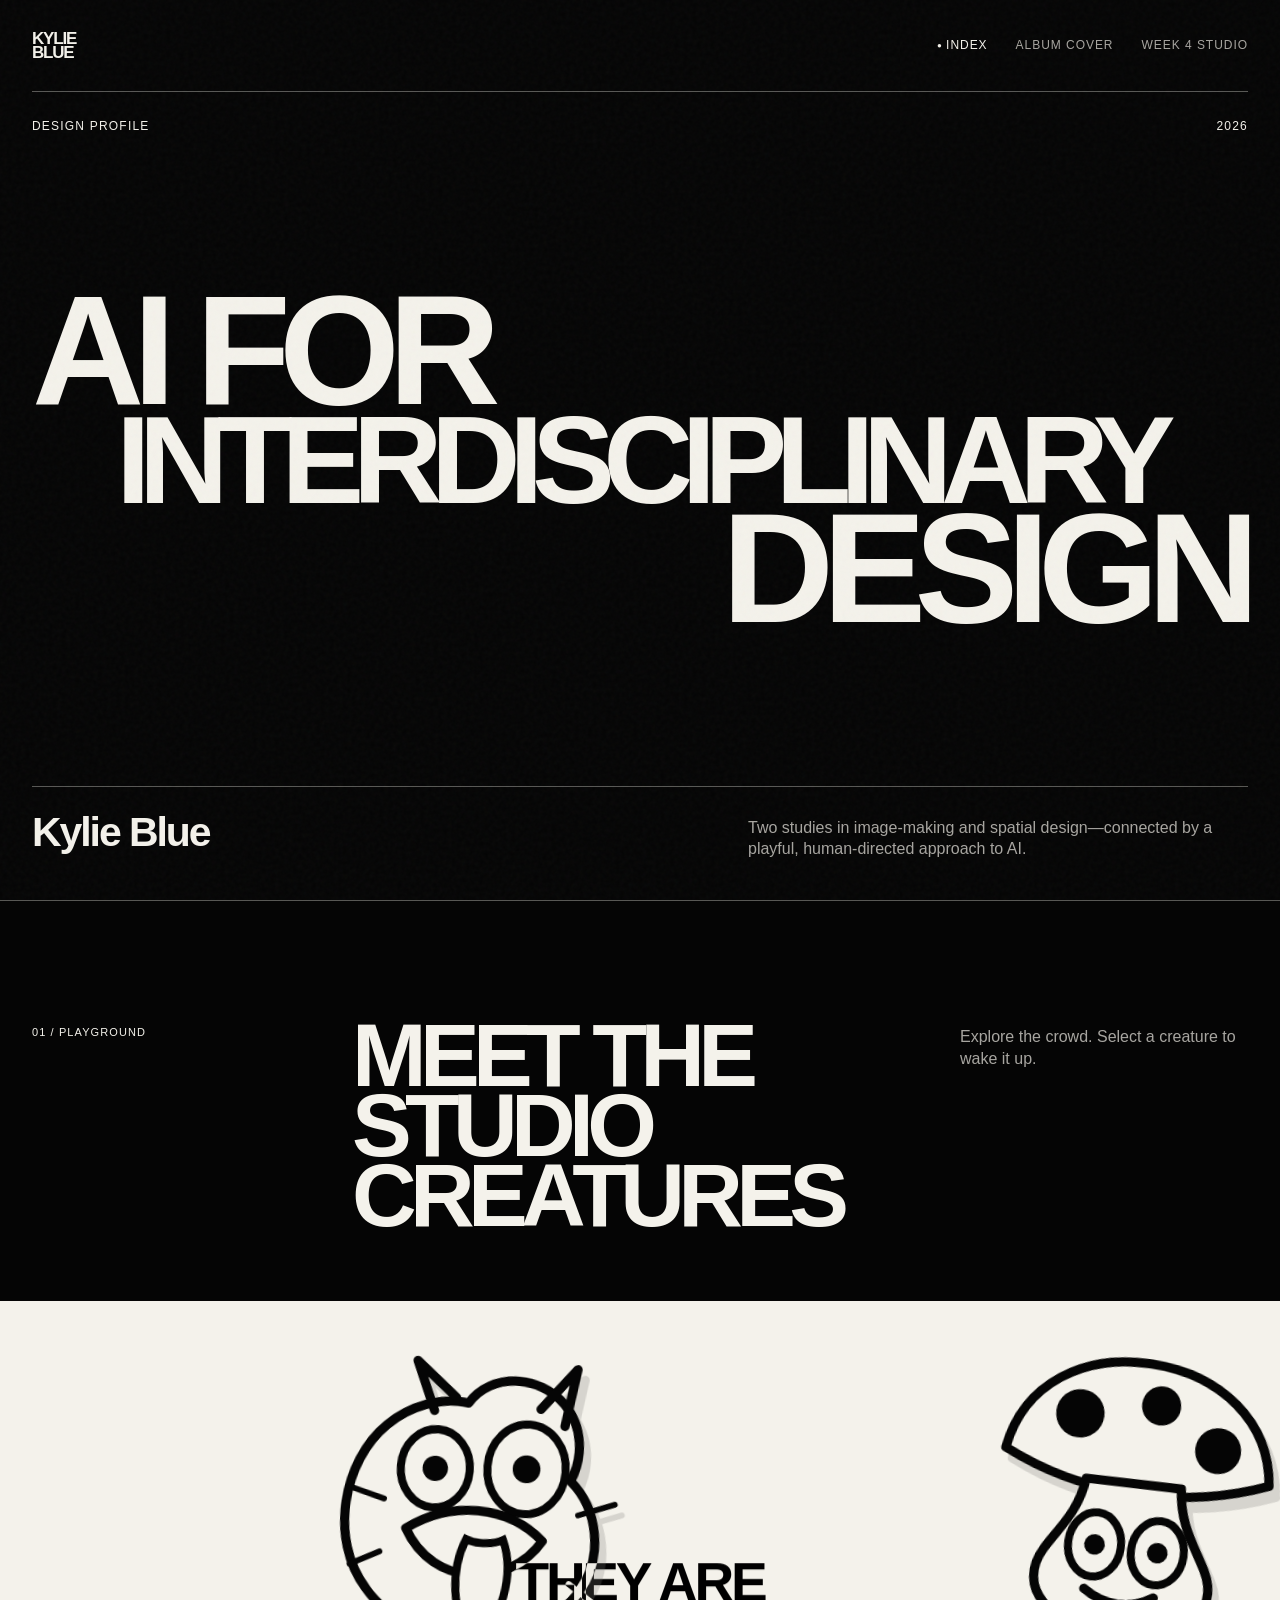
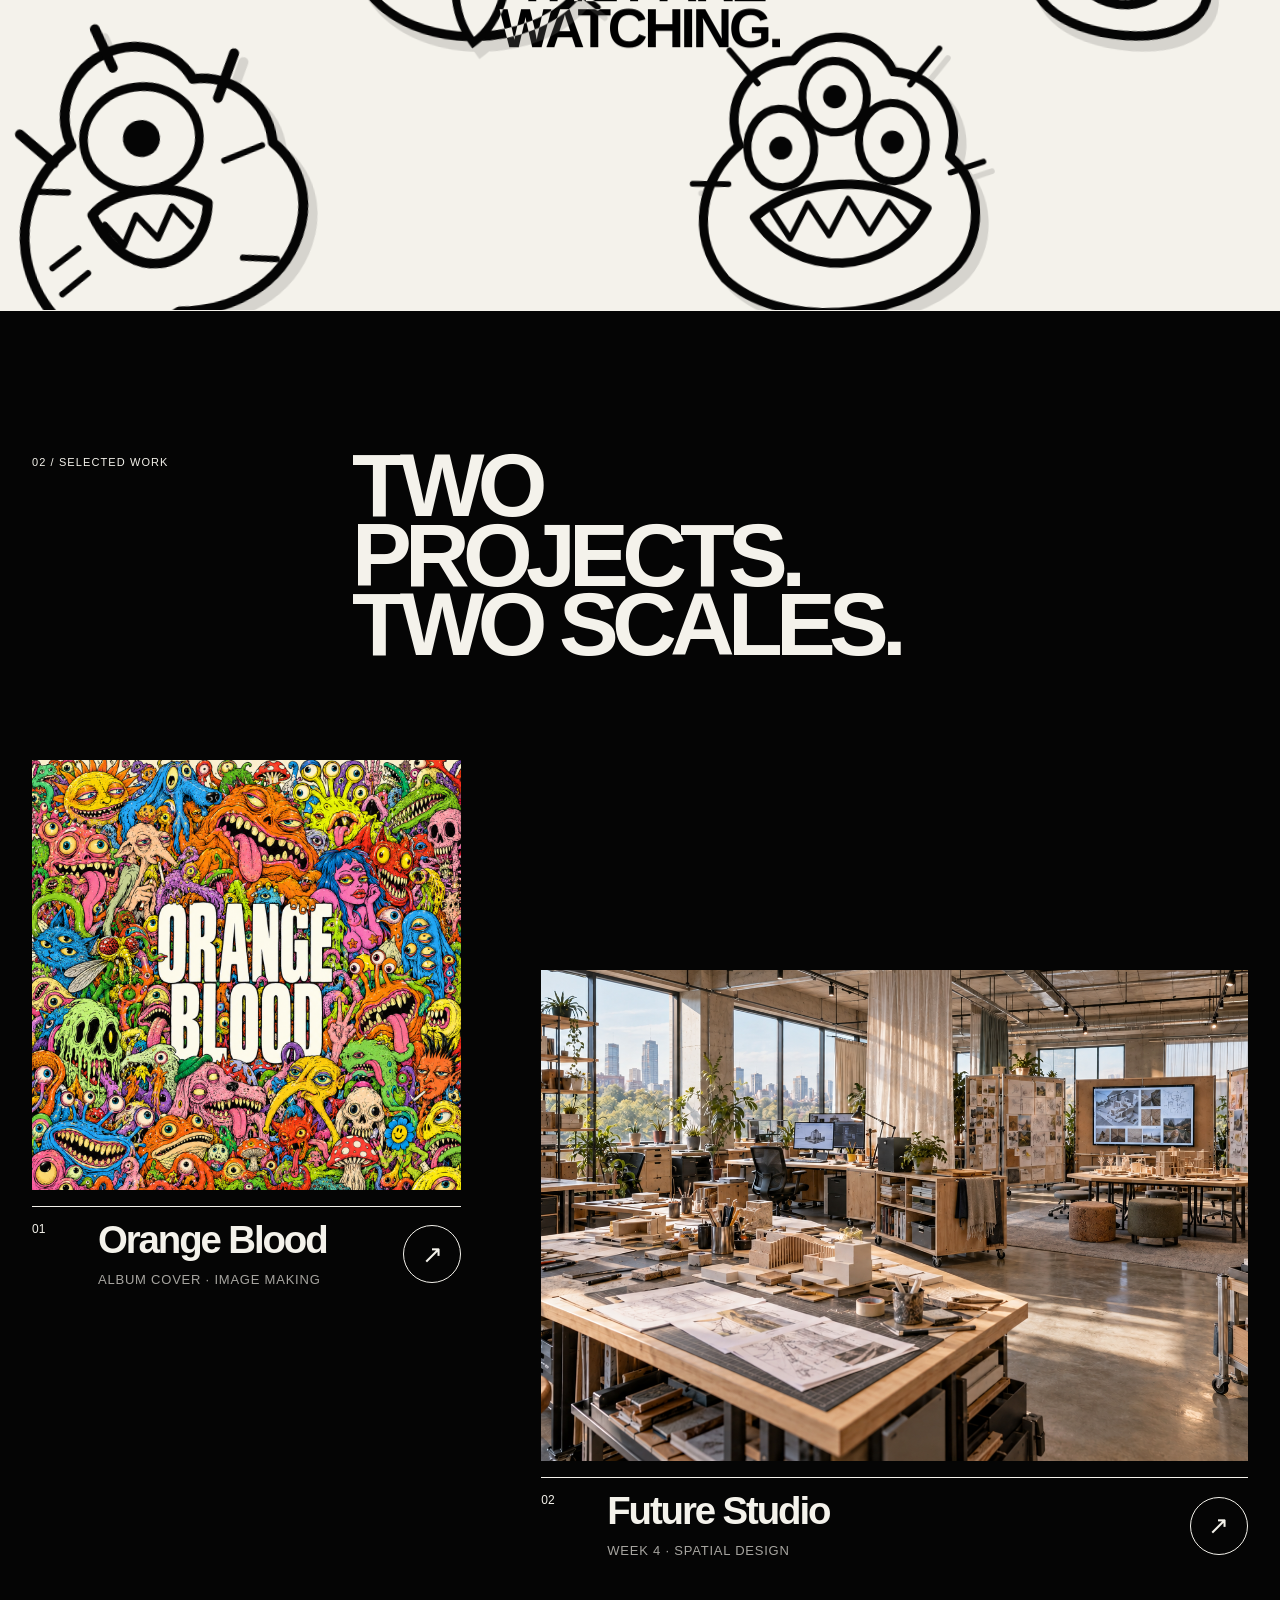
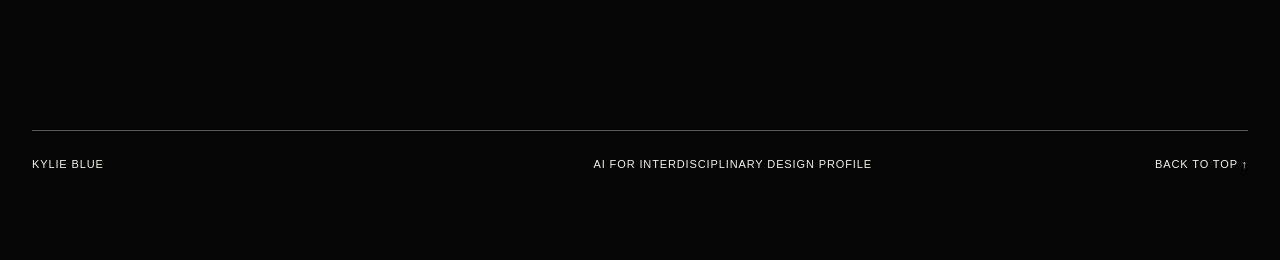
<file: index.html>
<!doctype html>
<html lang="en">
  <head>
    <meta charset="UTF-8" />
    <meta name="viewport" content="width=device-width, initial-scale=1.0" />
    <meta name="description" content="Kylie Blue — AI for Interdisciplinary Design Profile." />
    <title>Kylie Blue — AI for Interdisciplinary Design Profile</title>
    <link rel="stylesheet" href="styles.css" />
    <script src="script.js" defer></script>
  </head>
  <body class="home-page">
    <a class="skip-link" href="#main">Skip to content</a>
    <header class="site-header">
      <a class="wordmark" href="index.html" aria-label="Kylie Blue, home">
        <span>KYLIE</span><span>BLUE</span>
      </a>
      <nav class="site-nav" aria-label="Primary navigation">
        <a class="active" href="index.html">Index</a>
        <a href="album.html">Album cover</a>
        <a href="studio.html">Week 4 studio</a>
      </nav>
    </header>

    <main id="main">
      <section class="home-hero page-shell" aria-labelledby="home-title">
        <div class="eyebrow"><span>Design profile</span><span>2026</span></div>
        <h1 id="home-title">
          <span>AI FOR</span>
          <span>INTERDISCIPLINARY</span>
          <span>DESIGN</span>
        </h1>
        <div class="hero-footer">
          <p class="display-name">Kylie Blue</p>
          <p class="hero-intro">Two studies in image-making and spatial design—connected by a playful, human-directed approach to AI.</p>
        </div>
      </section>

      <section class="monster-section" aria-labelledby="monster-title">
        <div class="section-heading page-shell">
          <p class="section-number">01 / PLAYGROUND</p>
          <h2 id="monster-title">MEET THE<br />STUDIO CREATURES</h2>
          <p>Explore the crowd. Select a creature to wake it up.</p>
        </div>

        <div class="monster-stage" data-monster-stage>
          <p class="monster-message" aria-live="polite">THEY ARE WATCHING.</p>

          <button class="monster monster-one" type="button" data-message="COLOR LIVES INSIDE THE WORK." aria-label="Wake the one-eyed shaggy monster">
            <svg viewBox="0 0 280 290" role="img" aria-hidden="true">
              <path class="monster-fill" d="M52 251c-19-26-24-64-9-95 9-18 20-31 40-42-8-25 3-54 29-67 29-14 64-2 76 27 31 0 58 26 57 60 19 20 24 49 10 77-19 38-62 54-104 48-37 19-76 15-99-8Z"/>
              <path class="monster-line" d="M52 251c-19-26-24-64-9-95 9-18 20-31 40-42-8-25 3-54 29-67 29-14 64-2 76 27 31 0 58 26 57 60 19 20 24 49 10 77-19 38-62 54-104 48-37 19-76 15-99-8Z"/>
              <path class="monster-line" d="M67 126 43 99M206 92l18-34M125 56 115 23M92 172c18-18 66-21 94 3-8 50-71 66-94-3Z"/>
              <ellipse class="eye-white" cx="140" cy="116" rx="47" ry="42"/>
              <circle class="eye-pupil" cx="140" cy="116" r="15"/>
              <path class="monster-line teeth" d="m101 181 13 19 13-23 15 21 15-24 13 18"/>
              <path class="monster-line texture" d="m54 210 23-13m-18 35 23-14m126 5 27 5M75 151l-24-4m153-4 32-8"/>
            </svg>
          </button>

          <button class="monster monster-two" type="button" data-message="THE DESIGNER STILL DECIDES." aria-label="Wake the long-tongued monster">
            <svg viewBox="0 0 300 300" role="img" aria-hidden="true">
              <path class="monster-fill" d="M58 236c-36-40-29-109 6-143 18-18 44-28 69-25 17-28 59-30 83-6 18 18 20 45 11 66 26 22 34 63 16 94-31 53-139 69-185 14Z"/>
              <path class="monster-line" d="M58 236c-36-40-29-109 6-143 18-18 44-28 69-25 17-28 59-30 83-6 18 18 20 45 11 66 26 22 34 63 16 94-31 53-139 69-185 14Z"/>
              <path class="monster-line" d="M104 77 86 35l36 29M196 68l29-37-7 50"/>
              <ellipse class="eye-white" cx="109" cy="127" rx="30" ry="34"/>
              <ellipse class="eye-white" cx="188" cy="121" rx="34" ry="39"/>
              <circle class="eye-pupil" cx="109" cy="127" r="11"/>
              <circle class="eye-pupil" cx="188" cy="121" r="12"/>
              <path class="monster-line" d="M88 181c38-28 87-27 119 1-25 43-91 49-119-1Z"/>
              <path class="tongue" d="M141 186c10 4 25 2 32-2 13 29 5 71-18 91-22-24-25-62-14-89Z"/>
              <path class="monster-line texture" d="m67 157-27-7m196 7 31-12M67 203l-25 13m191 1 27 18"/>
            </svg>
          </button>

          <button class="monster monster-three" type="button" data-message="LOOK CLOSER. THEN LOOK AGAIN." aria-label="Wake the three-eyed monster">
            <svg viewBox="0 0 300 300" role="img" aria-hidden="true">
              <path class="monster-fill" d="M47 236C17 197 31 146 65 121 52 83 79 47 116 50c23-30 72-22 86 14 38 4 59 42 45 76 28 25 26 75-3 99-49 41-153 43-197-3Z"/>
              <path class="monster-line" d="M47 236C17 197 31 146 65 121 52 83 79 47 116 50c23-30 72-22 86 14 38 4 59 42 45 76 28 25 26 75-3 99-49 41-153 43-197-3Z"/>
              <ellipse class="eye-white" cx="101" cy="125" rx="29" ry="34"/>
              <ellipse class="eye-white" cx="198" cy="125" rx="29" ry="34"/>
              <ellipse class="eye-white" cx="150" cy="83" rx="28" ry="31"/>
              <circle class="eye-pupil" cx="101" cy="125" r="10"/>
              <circle class="eye-pupil" cx="198" cy="125" r="10"/>
              <circle class="eye-pupil" cx="150" cy="83" r="10"/>
              <path class="monster-line" d="M75 184c44-33 106-33 150 0-34 58-118 58-150 0Z"/>
              <path class="monster-line teeth" d="m91 180 14 24 17-30 17 29 18-31 17 31 18-26 15 21"/>
              <path class="monster-line texture" d="m54 154-31-2m224 2 29-8M84 68 61 38m155 38 27-30"/>
            </svg>
          </button>

          <button class="monster monster-four" type="button" data-message="MAKE ROOM FOR STRANGE IDEAS." aria-label="Wake the smiling mushroom monster">
            <svg viewBox="0 0 300 300" role="img" aria-hidden="true">
              <path class="monster-fill" d="M35 126C43 68 92 36 151 37c60 1 108 35 115 91-40 17-80 23-116 22-40 1-77-7-115-24Z"/>
              <path class="monster-line" d="M35 126C43 68 92 36 151 37c60 1 108 35 115 91-40 17-80 23-116 22-40 1-77-7-115-24Z"/>
              <path class="monster-fill" d="M108 143c-3 30-17 45-28 65-20 37 13 66 70 66s91-29 70-66c-12-21-26-37-29-67Z"/>
              <path class="monster-line" d="M108 143c-3 30-17 45-28 65-20 37 13 66 70 66s91-29 70-66c-12-21-26-37-29-67Z"/>
              <ellipse class="eye-white" cx="123" cy="199" rx="23" ry="28"/>
              <ellipse class="eye-white" cx="178" cy="199" rx="23" ry="28"/>
              <circle class="eye-pupil" cx="123" cy="199" r="9"/>
              <circle class="eye-pupil" cx="178" cy="199" r="9"/>
              <path class="monster-line" d="M119 238c20 13 42 13 61 0"/>
              <circle class="spot" cx="95" cy="88" r="21"/><circle class="spot" cx="164" cy="72" r="17"/><circle class="spot" cx="218" cy="104" r="20"/>
            </svg>
          </button>
        </div>
      </section>

      <section class="projects-section page-shell" aria-labelledby="projects-title">
        <div class="section-heading projects-heading">
          <p class="section-number">02 / SELECTED WORK</p>
          <h2 id="projects-title">TWO PROJECTS.<br />TWO SCALES.</h2>
        </div>

        <div class="project-list">
          <a class="project-card album-card" href="album.html">
            <div class="project-image-wrap square">
              <img src="orange-blood-album-cover.png" alt="Orange Blood album cover filled with colorful illustrated monsters" />
            </div>
            <div class="project-meta">
              <span>01</span>
              <h3>Orange Blood</h3>
              <p>Album cover · Image making</p>
              <span class="round-arrow" aria-hidden="true">↗</span>
            </div>
          </a>

          <a class="project-card studio-card" href="studio.html">
            <div class="project-image-wrap landscape">
              <img src="future-space/renders/05_future_studio_concept-no-people.png" alt="Sunlit interdisciplinary design studio with worktables, models, and movable boards" />
            </div>
            <div class="project-meta">
              <span>02</span>
              <h3>Future Studio</h3>
              <p>Week 4 · Spatial design</p>
              <span class="round-arrow" aria-hidden="true">↗</span>
            </div>
          </a>
        </div>
      </section>
    </main>

    <footer class="site-footer page-shell">
      <p>KYLIE BLUE</p>
      <p>AI FOR INTERDISCIPLINARY DESIGN PROFILE</p>
      <a href="#main">BACK TO TOP ↑</a>
    </footer>
  </body>
</html>
</file>
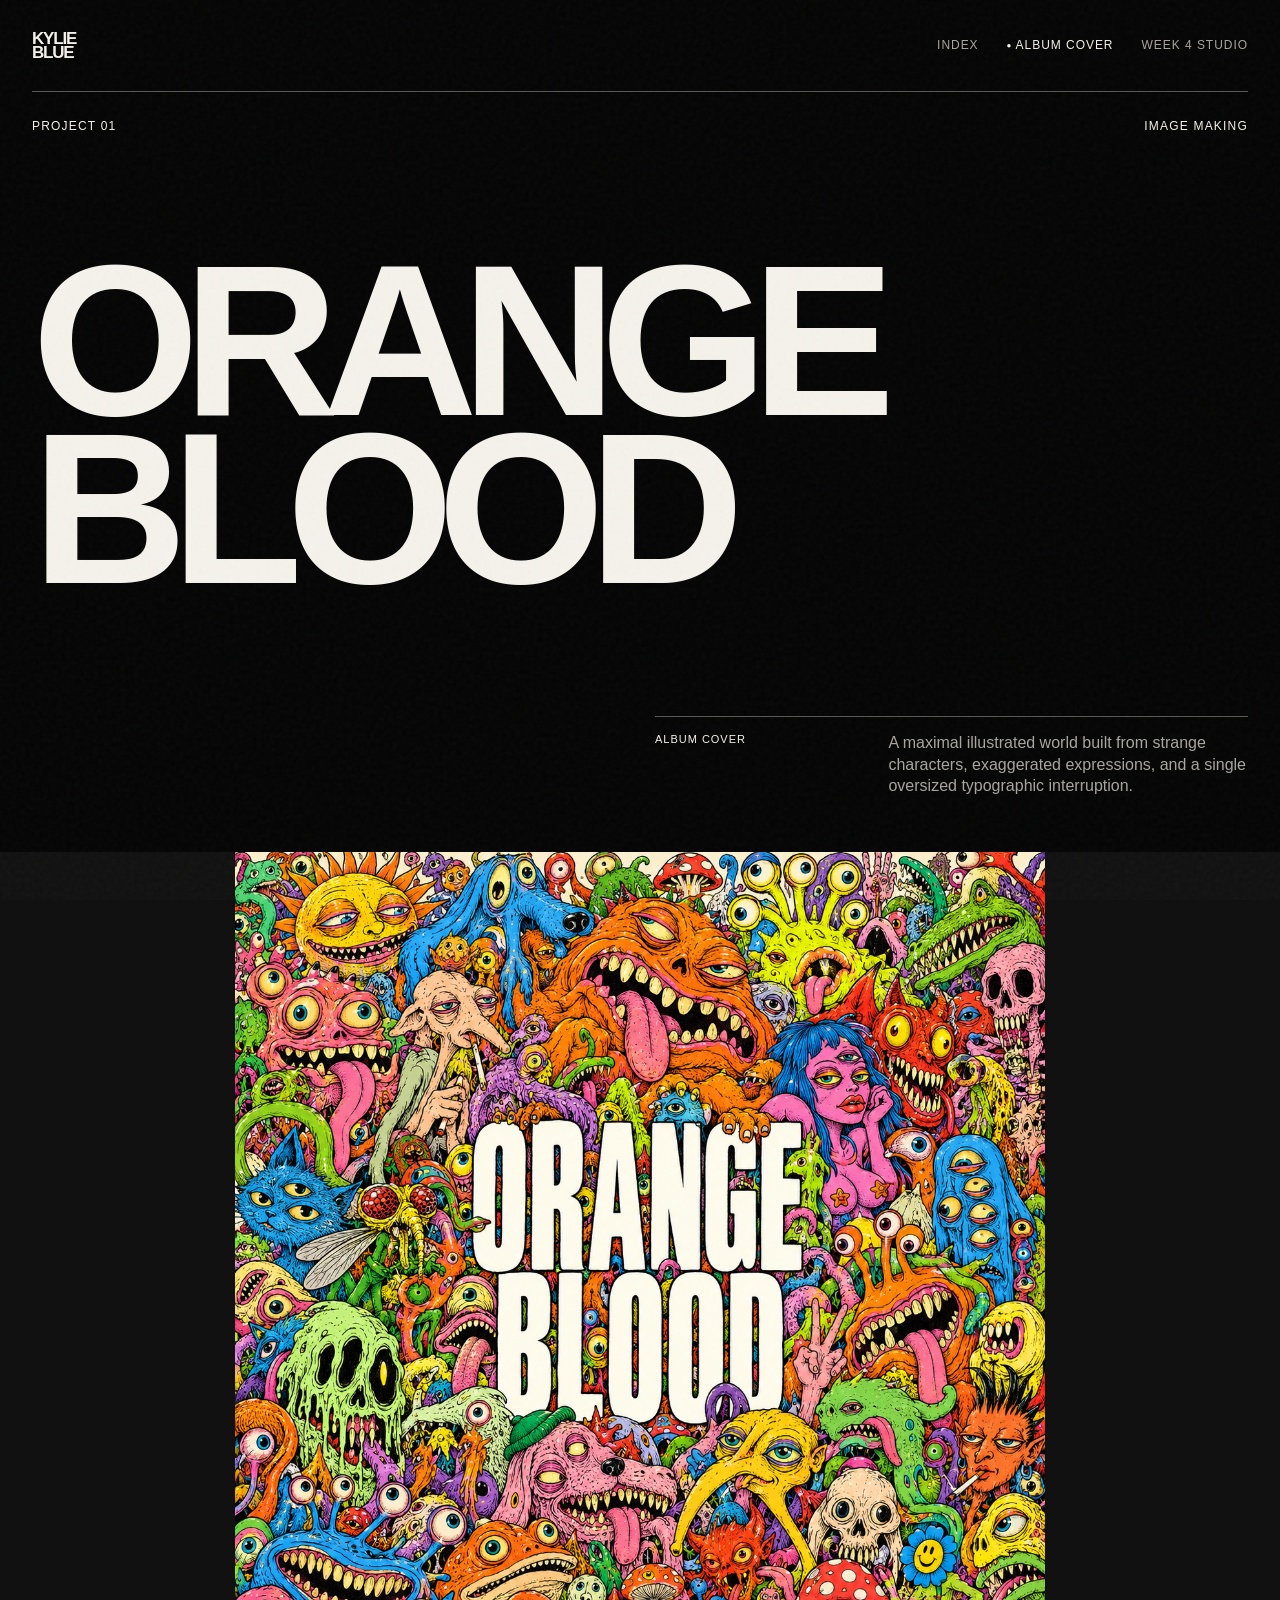
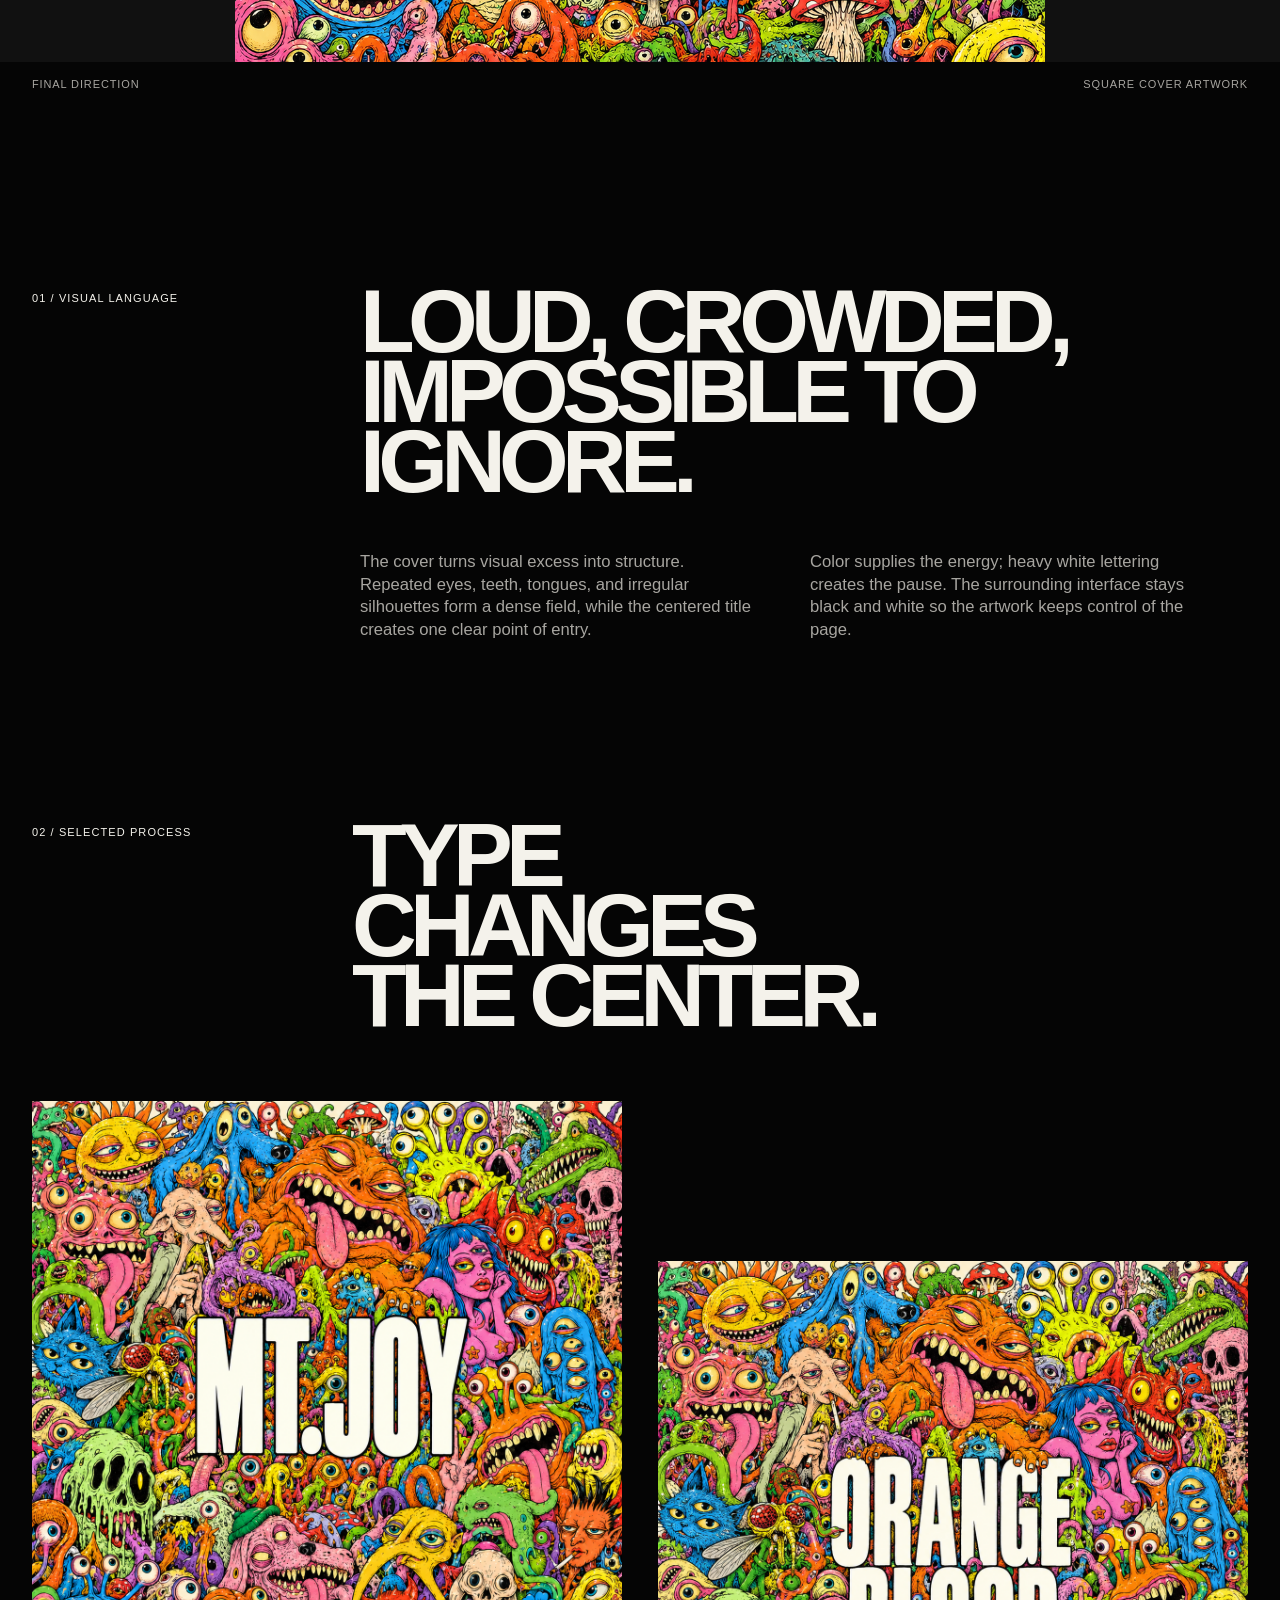
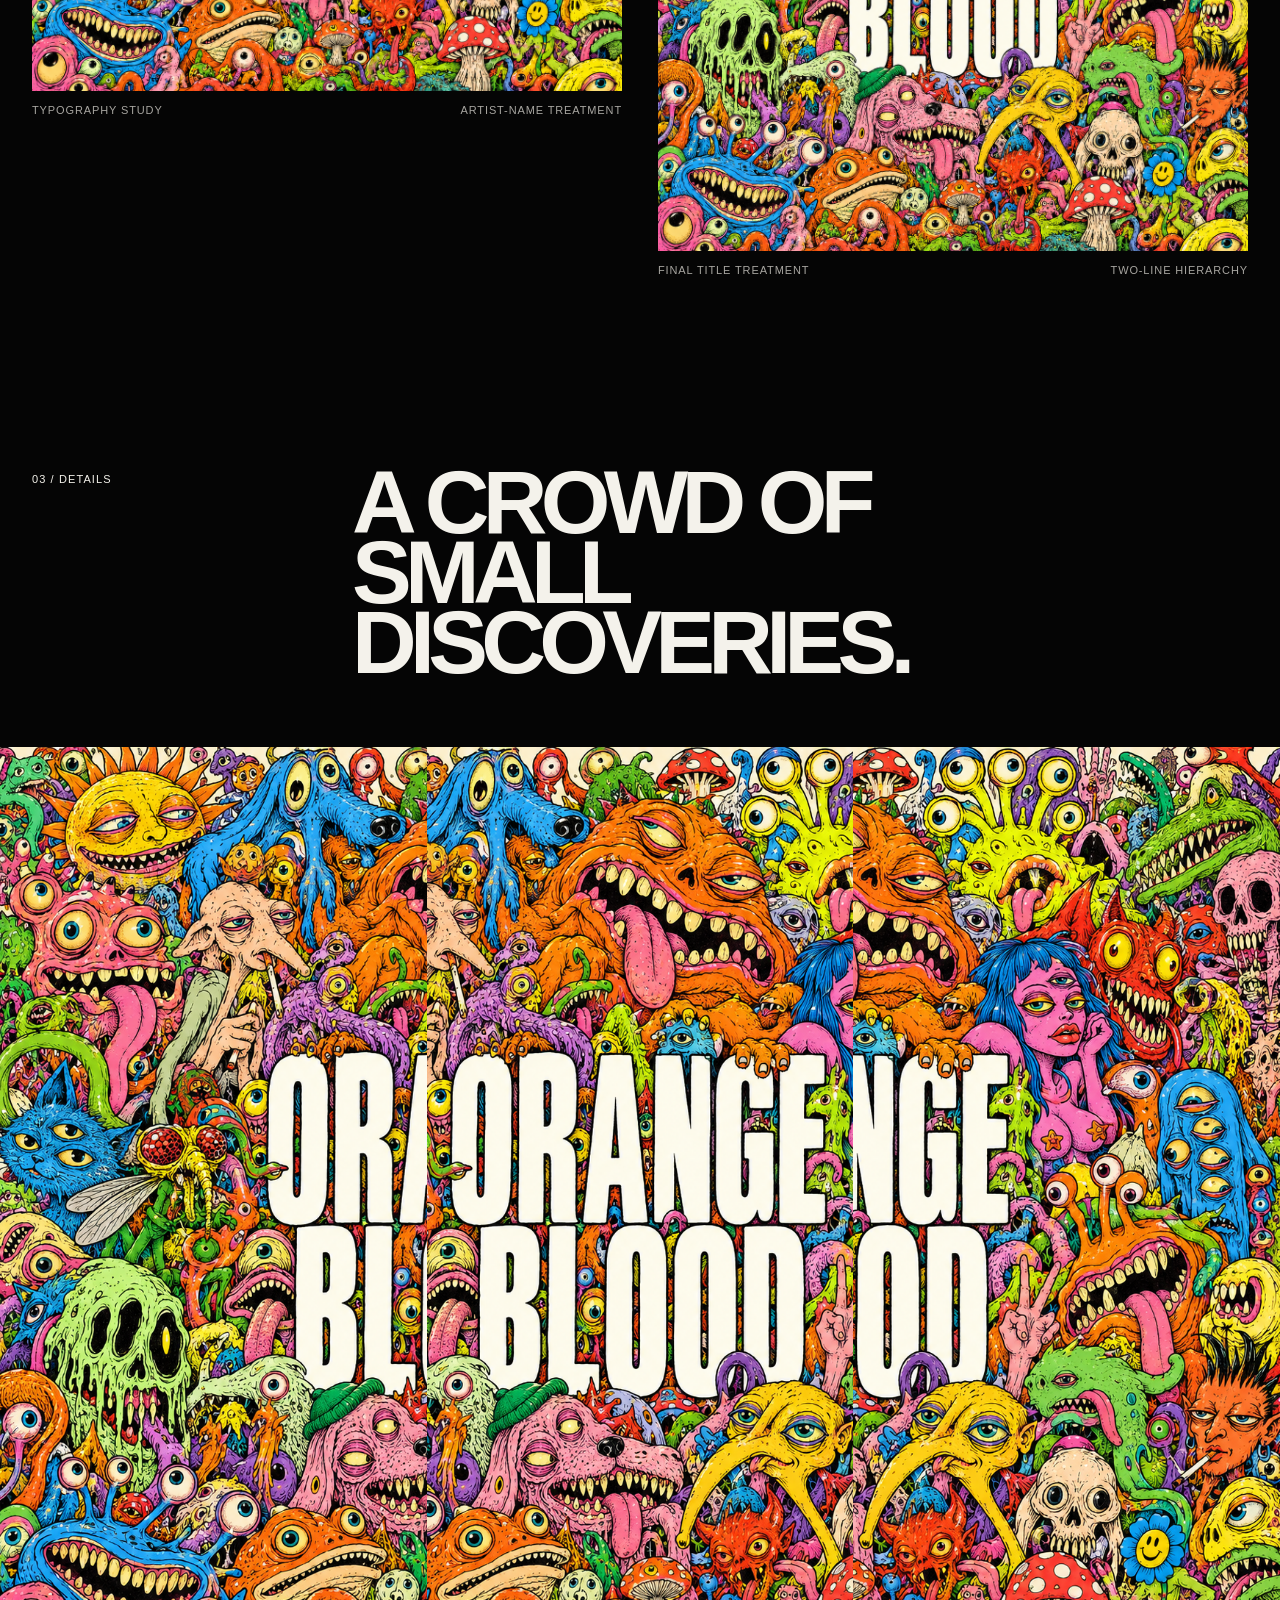
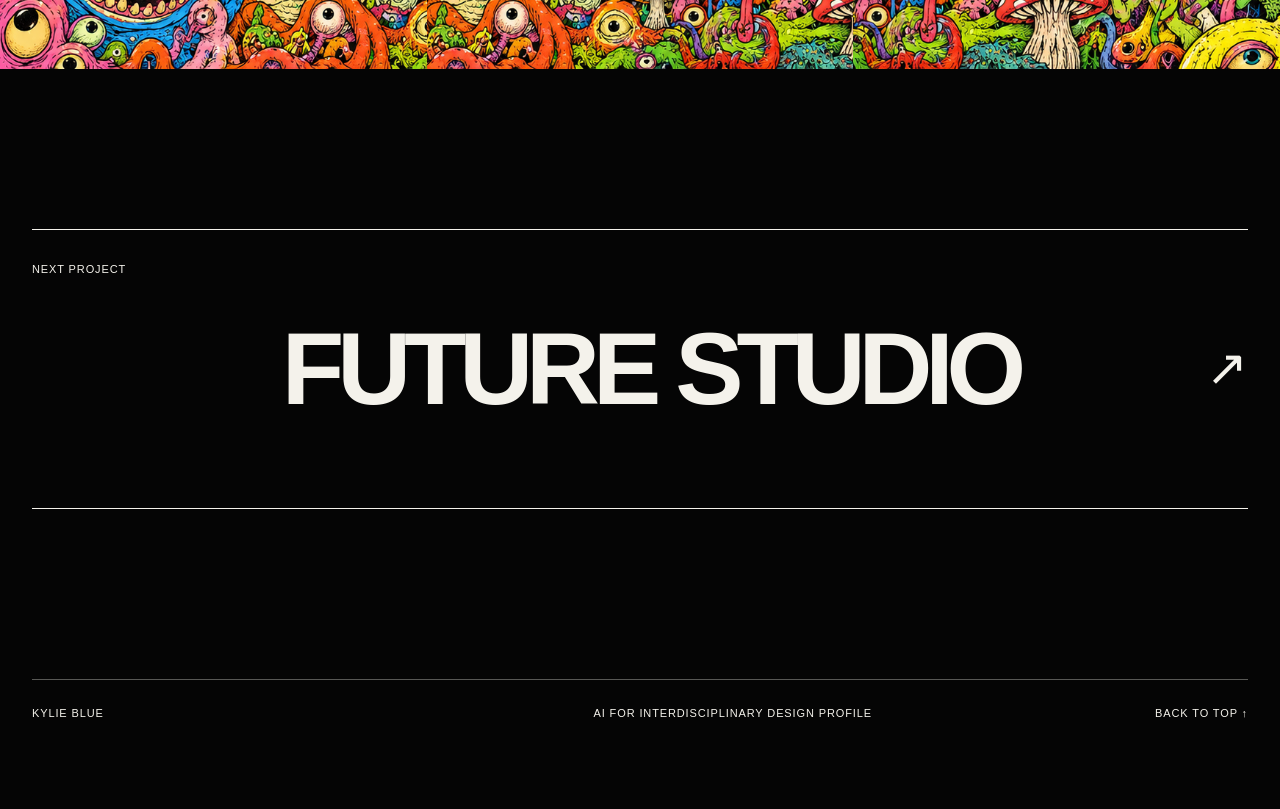
<file: album.html>
<!doctype html>
<html lang="en">
  <head>
    <meta charset="UTF-8" />
    <meta name="viewport" content="width=device-width, initial-scale=1.0" />
    <meta name="description" content="Orange Blood album cover project by Kylie Blue." />
    <title>Orange Blood — Kylie Blue</title>
    <link rel="stylesheet" href="styles.css" />
    <script src="script.js" defer></script>
  </head>
  <body class="project-page album-page">
    <a class="skip-link" href="#main">Skip to content</a>
    <header class="site-header">
      <a class="wordmark" href="index.html" aria-label="Kylie Blue, home"><span>KYLIE</span><span>BLUE</span></a>
      <nav class="site-nav" aria-label="Primary navigation">
        <a href="index.html">Index</a>
        <a class="active" href="album.html">Album cover</a>
        <a href="studio.html">Week 4 studio</a>
      </nav>
    </header>

    <main id="main">
      <header class="project-hero page-shell">
        <div class="eyebrow"><span>Project 01</span><span>Image making</span></div>
        <h1>ORANGE<br />BLOOD</h1>
        <div class="project-summary">
          <p class="project-kicker">Album cover</p>
          <p>A maximal illustrated world built from strange characters, exaggerated expressions, and a single oversized typographic interruption.</p>
        </div>
      </header>

      <figure class="full-artwork reveal">
        <img src="orange-blood-album-cover.png" alt="Final Orange Blood album cover with white title surrounded by colorful monsters" />
        <figcaption class="page-shell"><span>Final direction</span><span>Square cover artwork</span></figcaption>
      </figure>

      <section class="project-text page-shell reveal" aria-labelledby="language-title">
        <p class="section-number">01 / VISUAL LANGUAGE</p>
        <h2 id="language-title">LOUD, CROWDED,<br />IMPOSSIBLE TO IGNORE.</h2>
        <div class="text-columns">
          <p>The cover turns visual excess into structure. Repeated eyes, teeth, tongues, and irregular silhouettes form a dense field, while the centered title creates one clear point of entry.</p>
          <p>Color supplies the energy; heavy white lettering creates the pause. The surrounding interface stays black and white so the artwork keeps control of the page.</p>
        </div>
      </section>

      <section class="process-section page-shell" aria-labelledby="process-title">
        <div class="section-heading reveal">
          <p class="section-number">02 / SELECTED PROCESS</p>
          <h2 id="process-title">TYPE CHANGES<br />THE CENTER.</h2>
        </div>
        <div class="process-grid">
          <figure class="process-main reveal">
            <img src="mtjoy-album-cover.png" alt="Alternate album cover typography reading MT.JOY over the monster illustration" />
            <figcaption><span>Typography study</span><span>Artist-name treatment</span></figcaption>
          </figure>
          <figure class="process-main reveal">
            <img src="orange-blood-album-cover.png" alt="Final album title treatment reading Orange Blood" />
            <figcaption><span>Final title treatment</span><span>Two-line hierarchy</span></figcaption>
          </figure>
        </div>
      </section>

      <section class="detail-section" aria-labelledby="detail-title">
        <div class="section-heading page-shell reveal">
          <p class="section-number">03 / DETAILS</p>
          <h2 id="detail-title">A CROWD OF<br />SMALL DISCOVERIES.</h2>
        </div>
        <div class="detail-strip">
          <figure class="detail-crop detail-one reveal"><img src="orange-blood-album-cover.png" alt="Detail of illustrated monsters from the album cover" /></figure>
          <figure class="detail-crop detail-two reveal"><img src="orange-blood-album-cover.png" alt="Detail of eyes and creatures from the album cover" /></figure>
          <figure class="detail-crop detail-three reveal"><img src="orange-blood-album-cover.png" alt="Detail of mushrooms and monsters from the album cover" /></figure>
        </div>
      </section>

      <a class="next-project" href="studio.html">
        <span>Next project</span>
        <strong>FUTURE STUDIO</strong>
        <span aria-hidden="true">↗</span>
      </a>
    </main>

    <footer class="site-footer page-shell"><p>KYLIE BLUE</p><p>AI FOR INTERDISCIPLINARY DESIGN PROFILE</p><a href="#main">BACK TO TOP ↑</a></footer>
  </body>
</html>
</file>
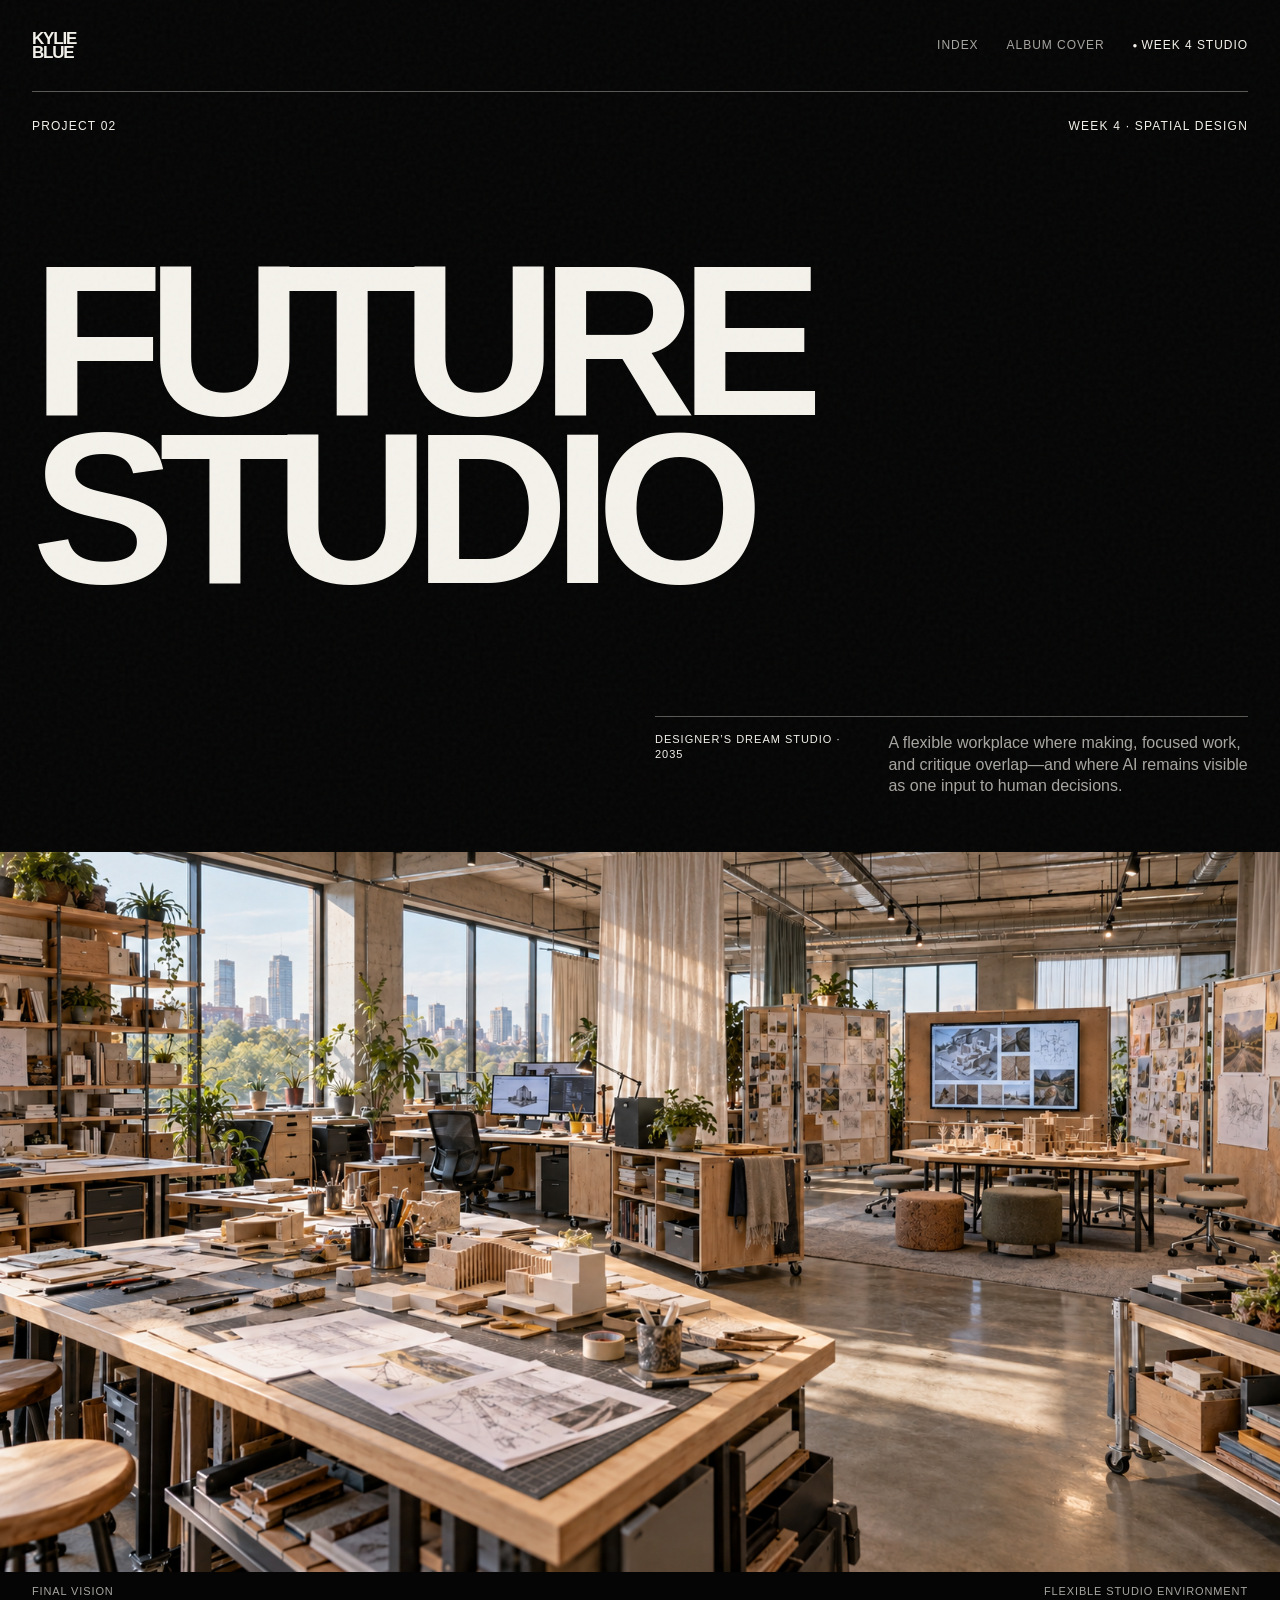
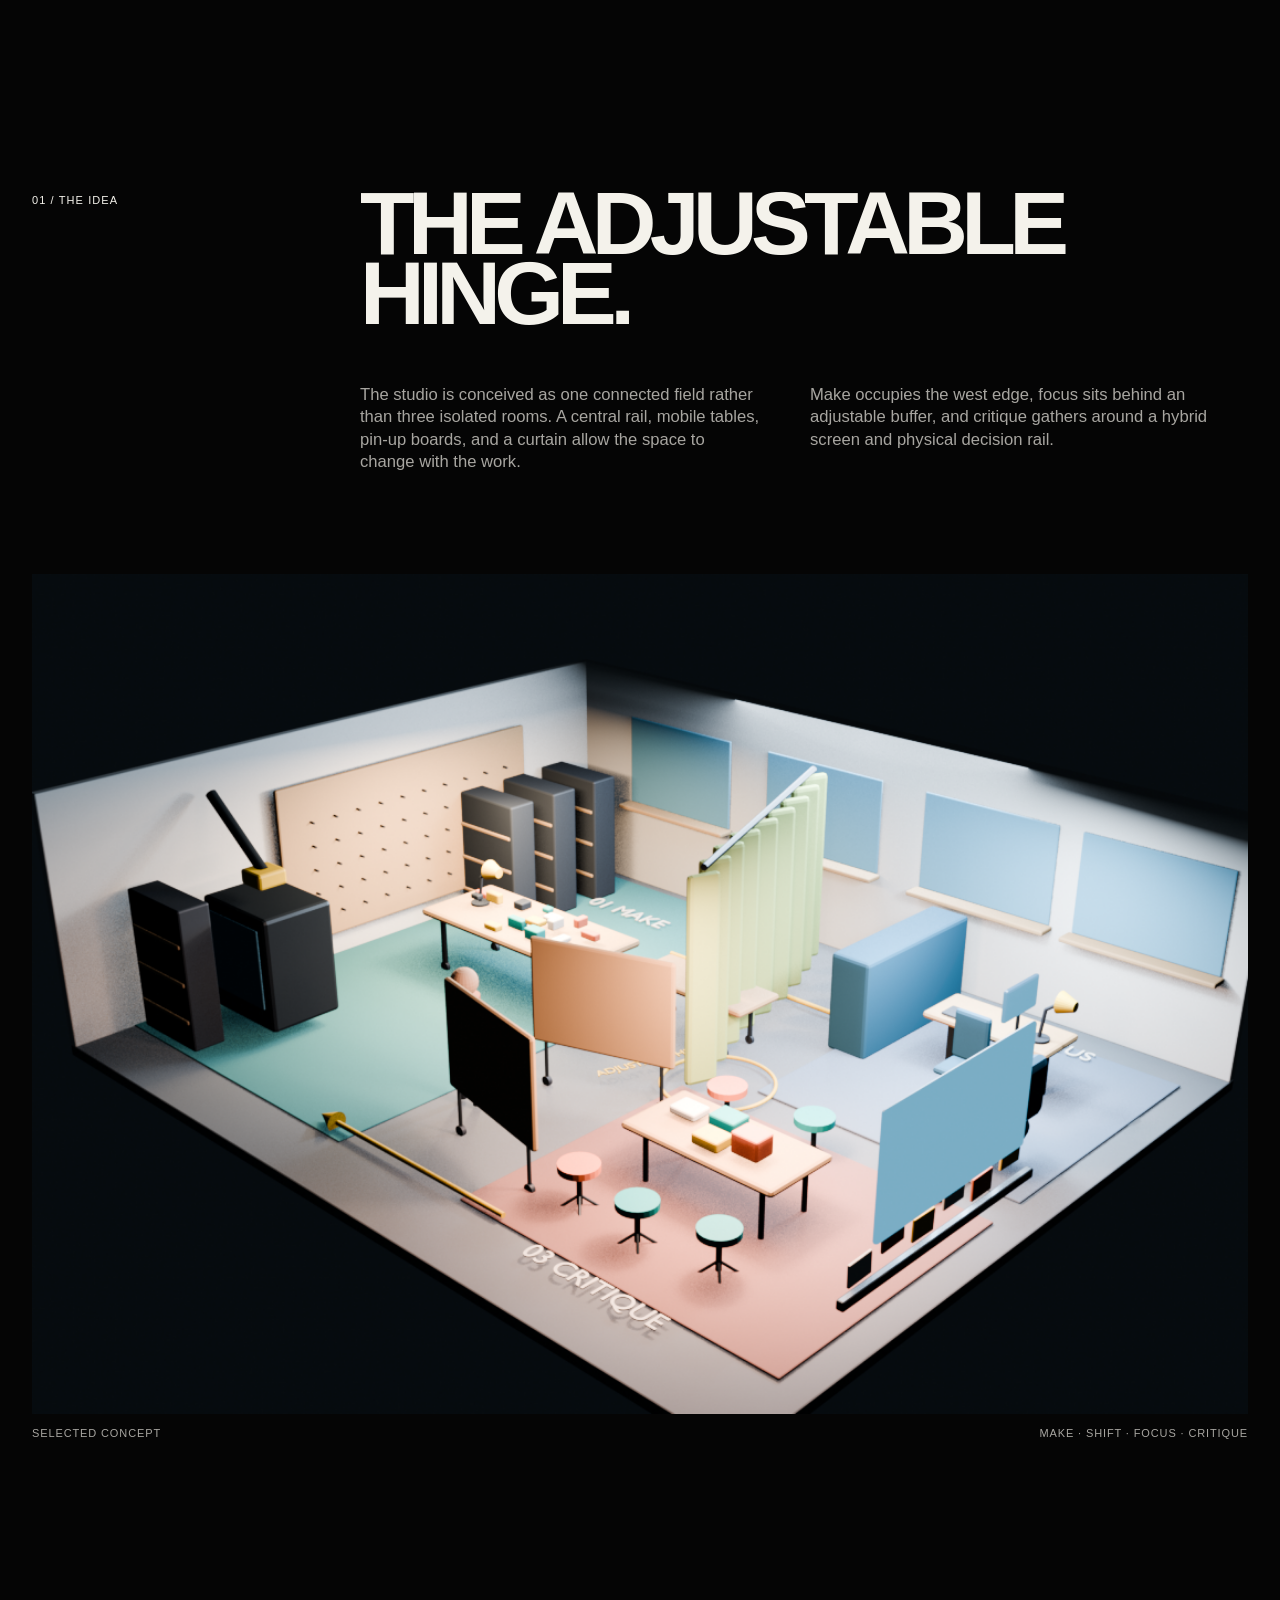
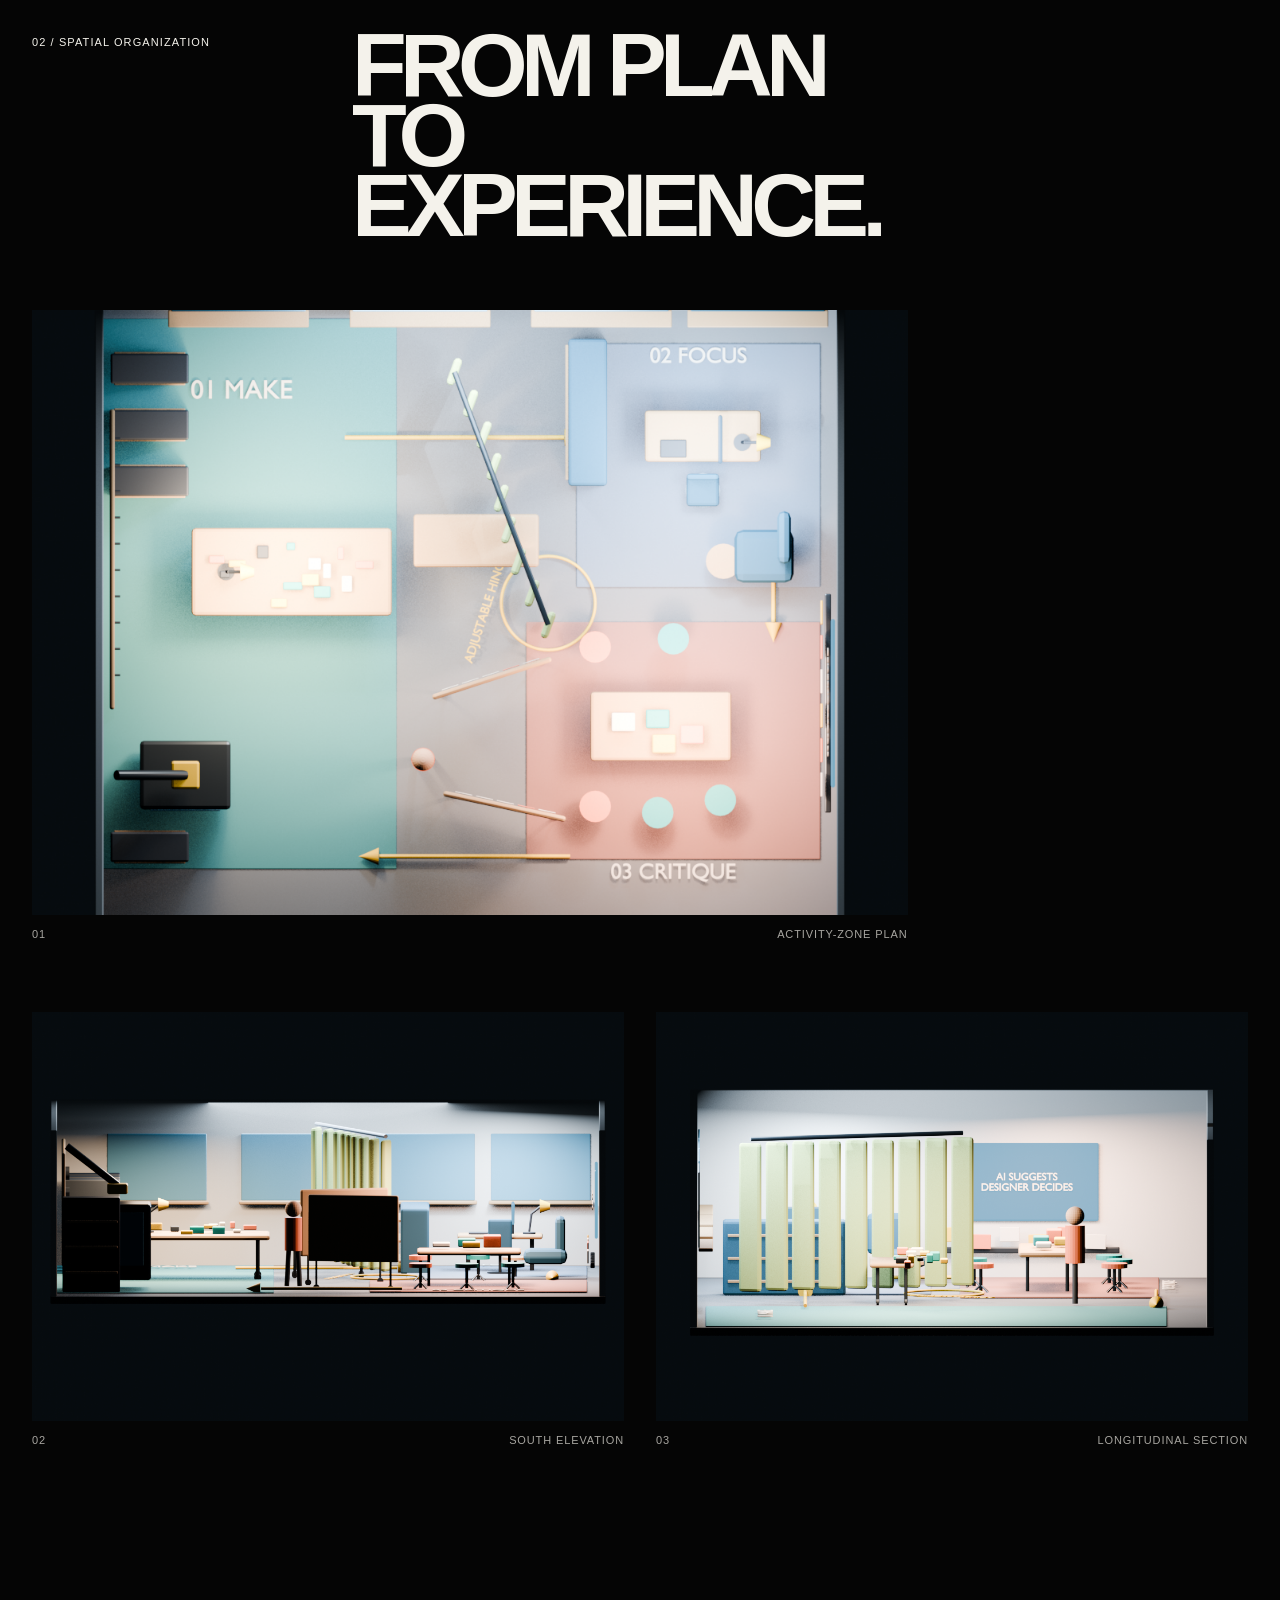
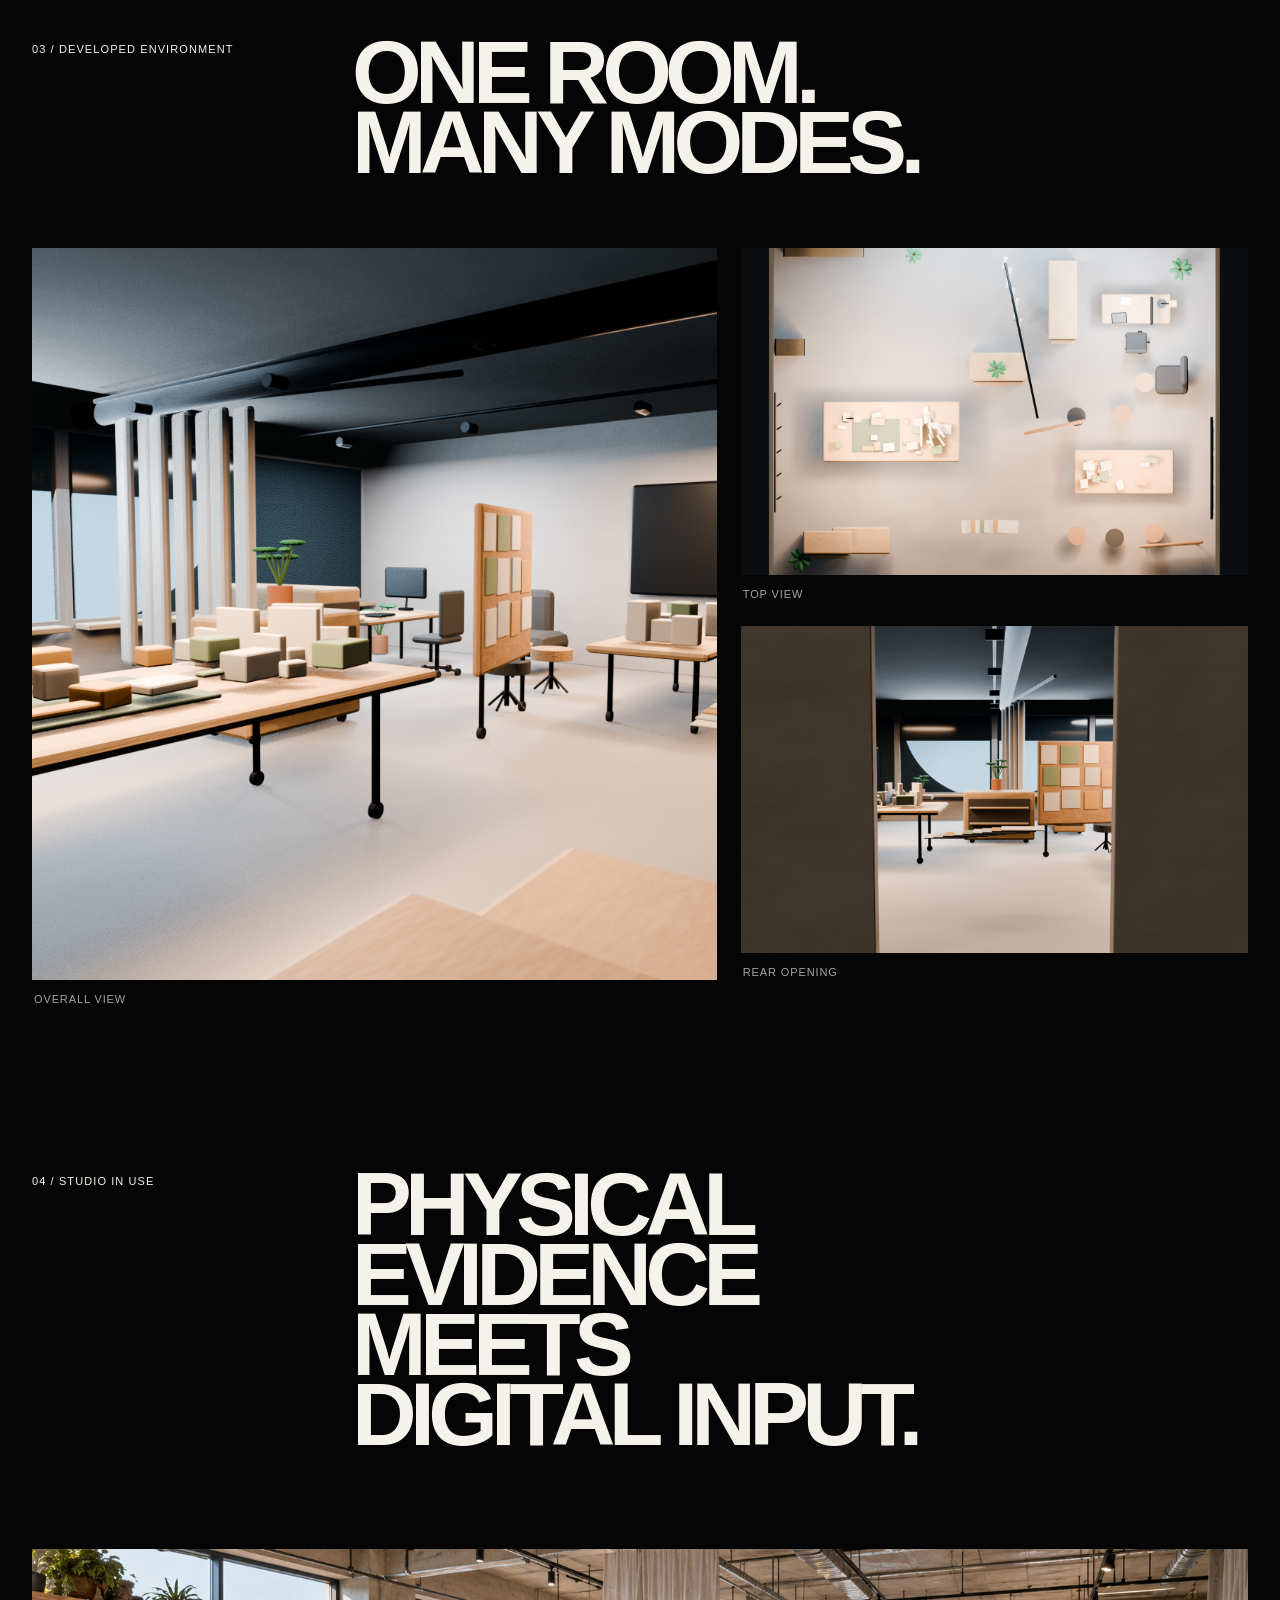
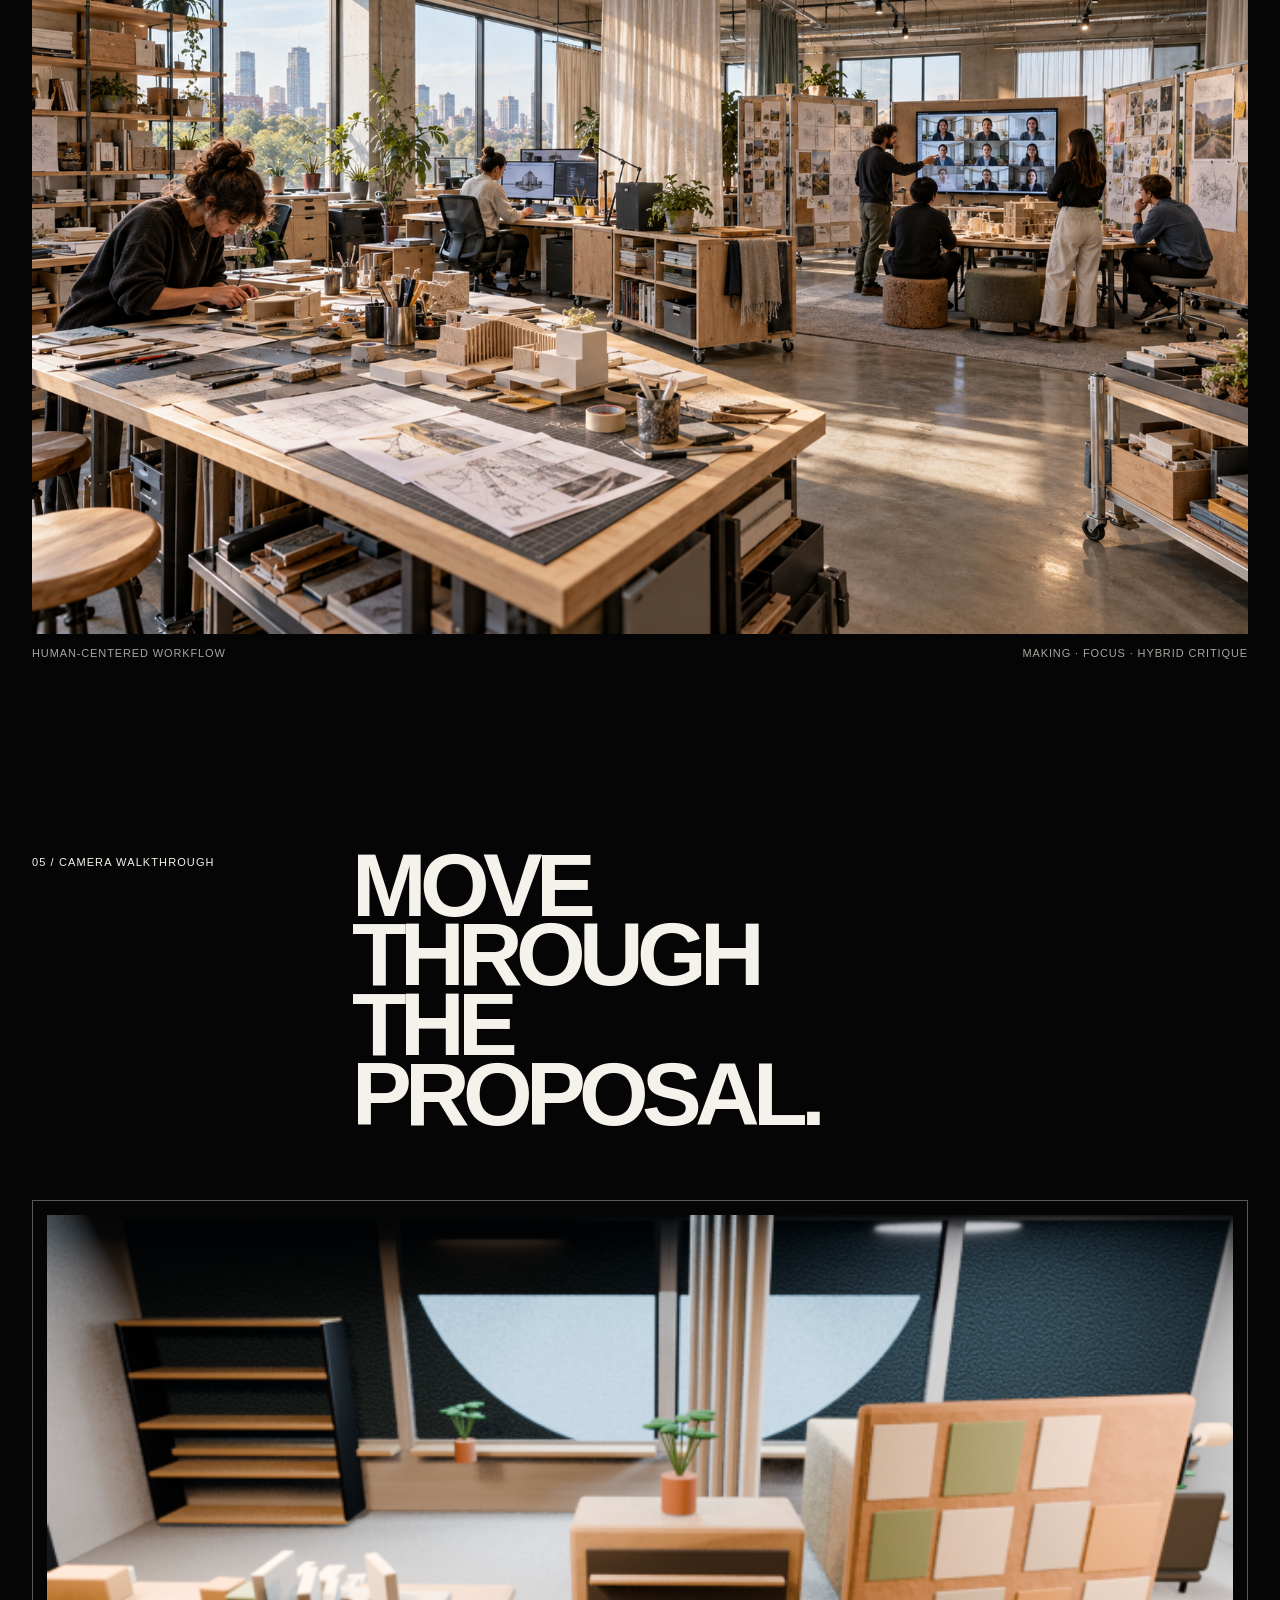
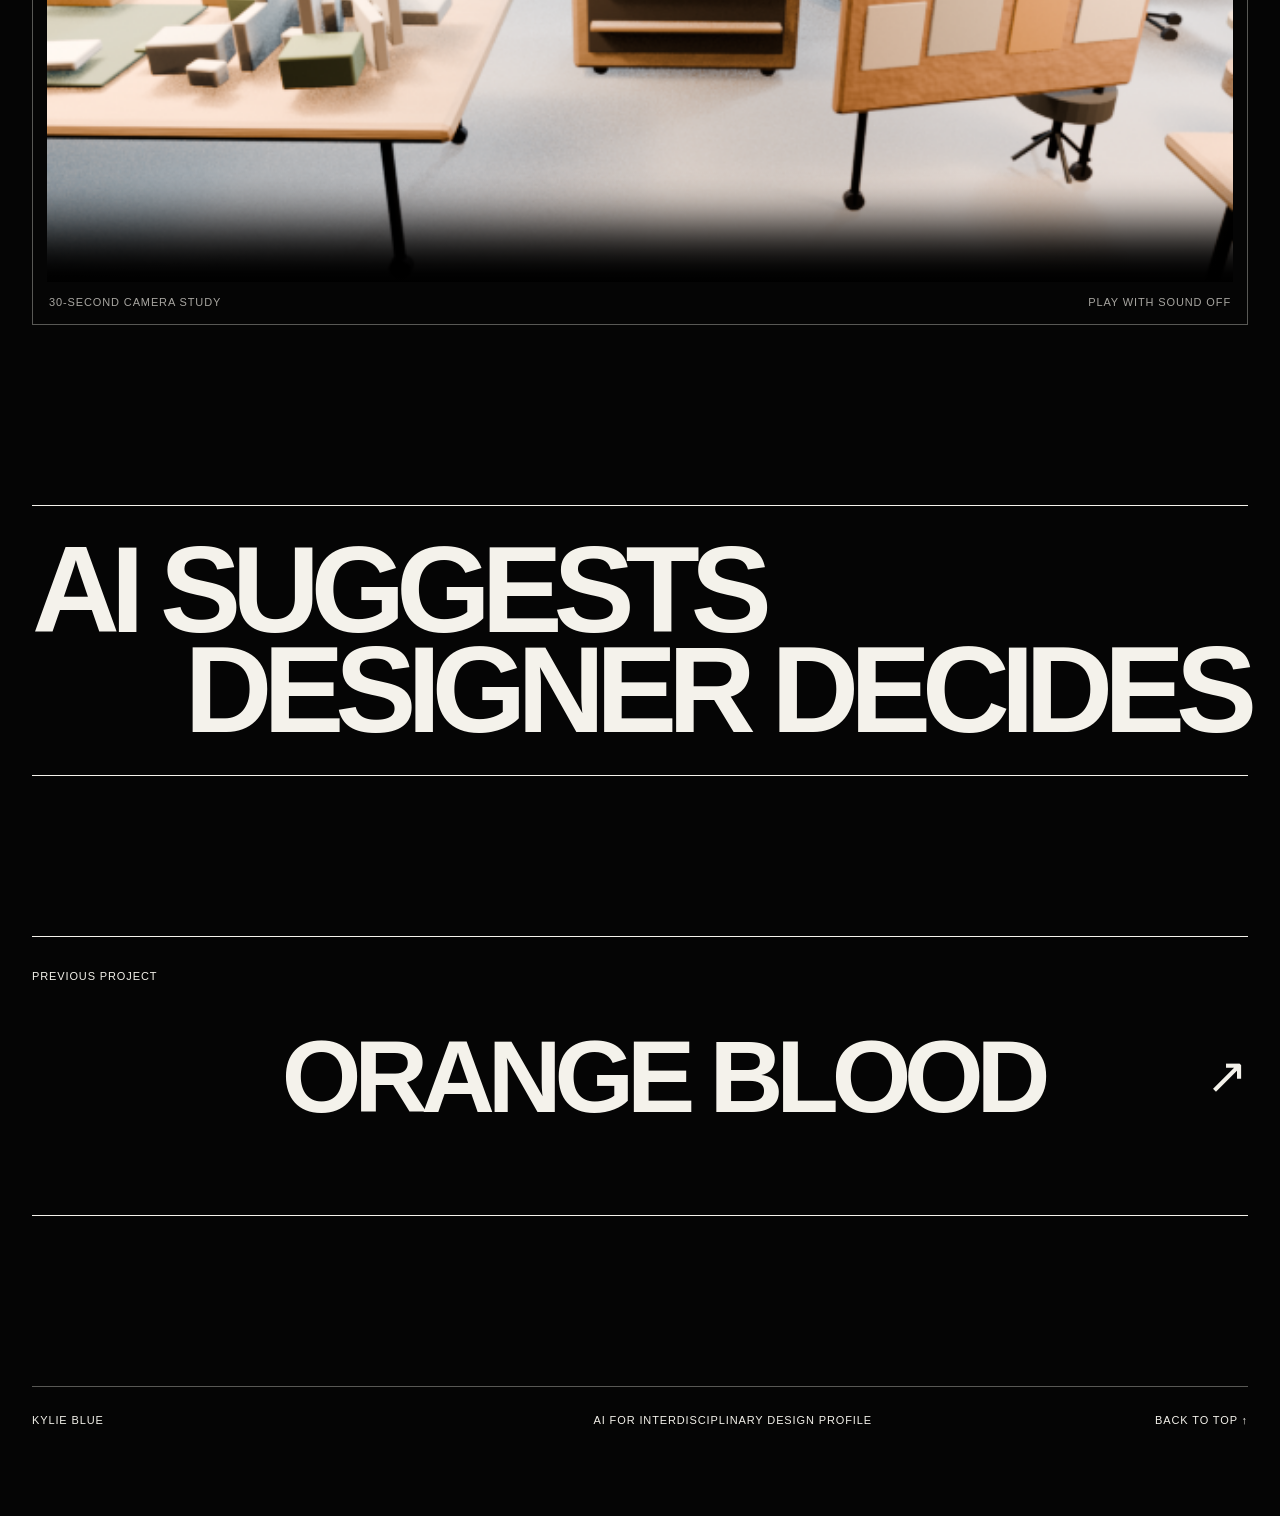
<file: studio.html>
<!doctype html>
<html lang="en">
  <head>
    <meta charset="UTF-8" />
    <meta name="viewport" content="width=device-width, initial-scale=1.0" />
    <meta name="description" content="Future Individual Designer's Dream Studio 2035 by Kylie Blue." />
    <title>Future Studio — Kylie Blue</title>
    <link rel="stylesheet" href="styles.css" />
    <script src="script.js" defer></script>
  </head>
  <body class="project-page studio-page">
    <a class="skip-link" href="#main">Skip to content</a>
    <header class="site-header">
      <a class="wordmark" href="index.html" aria-label="Kylie Blue, home"><span>KYLIE</span><span>BLUE</span></a>
      <nav class="site-nav" aria-label="Primary navigation">
        <a href="index.html">Index</a>
        <a href="album.html">Album cover</a>
        <a class="active" href="studio.html">Week 4 studio</a>
      </nav>
    </header>

    <main id="main">
      <header class="project-hero studio-title page-shell">
        <div class="eyebrow"><span>Project 02</span><span>Week 4 · Spatial design</span></div>
        <h1>FUTURE<br />STUDIO</h1>
        <div class="project-summary">
          <p class="project-kicker">Designer’s dream studio · 2035</p>
          <p>A flexible workplace where making, focused work, and critique overlap—and where AI remains visible as one input to human decisions.</p>
        </div>
      </header>

      <figure class="studio-hero-image reveal">
        <img src="future-space/renders/05_future_studio_concept-no-people.png" alt="Future interdisciplinary design studio in warm daylight" />
        <figcaption class="page-shell"><span>Final vision</span><span>Flexible studio environment</span></figcaption>
      </figure>

      <section class="hinge-section page-shell" aria-labelledby="hinge-title">
        <div class="project-text reveal">
          <p class="section-number">01 / THE IDEA</p>
          <h2 id="hinge-title">THE ADJUSTABLE<br />HINGE.</h2>
          <div class="text-columns">
            <p>The studio is conceived as one connected field rather than three isolated rooms. A central rail, mobile tables, pin-up boards, and a curtain allow the space to change with the work.</p>
            <p>Make occupies the west edge, focus sits behind an adjustable buffer, and critique gathers around a hybrid screen and physical decision rail.</p>
          </div>
        </div>
        <figure class="wide-figure reveal">
          <img src="future-space/renders/01_hero_adjustable_hinge.png" alt="Axonometric view of the adjustable hinge studio concept" />
          <figcaption><span>Selected concept</span><span>Make · Shift · Focus · Critique</span></figcaption>
        </figure>
      </section>

      <section class="drawing-section" aria-labelledby="drawings-title">
        <div class="section-heading page-shell reveal">
          <p class="section-number">02 / SPATIAL ORGANIZATION</p>
          <h2 id="drawings-title">FROM PLAN<br />TO EXPERIENCE.</h2>
        </div>
        <div class="drawing-grid page-shell">
          <figure class="drawing drawing-plan reveal">
            <img src="future-space/renders/02_plan_activity_zones.png" alt="Plan showing make, focus, and critique activity zones" />
            <figcaption><span>01</span><span>Activity-zone plan</span></figcaption>
          </figure>
          <figure class="drawing reveal">
            <img src="future-space/renders/03_south_elevation.png" alt="South elevation of the future studio" />
            <figcaption><span>02</span><span>South elevation</span></figcaption>
          </figure>
          <figure class="drawing reveal">
            <img src="future-space/renders/04_longitudinal_section.png" alt="Longitudinal section through the studio" />
            <figcaption><span>03</span><span>Longitudinal section</span></figcaption>
          </figure>
        </div>
      </section>

      <section class="environment-section" aria-labelledby="environment-title">
        <div class="section-heading page-shell reveal">
          <p class="section-number">03 / DEVELOPED ENVIRONMENT</p>
          <h2 id="environment-title">ONE ROOM.<br />MANY MODES.</h2>
        </div>
        <div class="environment-gallery">
          <figure class="environment-large reveal"><img src="future-space/renders/reference-v2/01_overall_view.png" alt="Overall rendered view of the developed studio model" /><figcaption>Overall view</figcaption></figure>
          <figure class="environment-small reveal"><img src="future-space/renders/reference-v2/02_top_view.png" alt="Top view of the developed studio model" /><figcaption>Top view</figcaption></figure>
          <figure class="environment-small reveal"><img src="future-space/renders/reference-v2/03_rear_opening_view.png" alt="View into the studio through the rear opening" /><figcaption>Rear opening</figcaption></figure>
        </div>
      </section>

      <section class="studio-in-use page-shell" aria-labelledby="use-title">
        <div class="section-heading reveal">
          <p class="section-number">04 / STUDIO IN USE</p>
          <h2 id="use-title">PHYSICAL EVIDENCE<br />MEETS DIGITAL INPUT.</h2>
        </div>
        <figure class="wide-figure reveal">
          <img src="future-space/renders/05_future_studio_concept.png" alt="Designers making models and holding a hybrid critique in the future studio" />
          <figcaption><span>Human-centered workflow</span><span>Making · Focus · Hybrid critique</span></figcaption>
        </figure>
      </section>

      <section class="walkthrough-section page-shell" aria-labelledby="walkthrough-title">
        <div class="section-heading reveal">
          <p class="section-number">05 / CAMERA WALKTHROUGH</p>
          <h2 id="walkthrough-title">MOVE THROUGH<br />THE PROPOSAL.</h2>
        </div>
        <div class="video-frame reveal">
          <video controls preload="metadata" poster="future-space/renders/camera-preview/checkpoints/frame_0001.png">
            <source src="future-space/renders/camera-preview/future-space-30s-camera-preview.mp4" type="video/mp4" />
            Your browser does not support the video element.
          </video>
          <div class="video-meta"><span>30-second camera study</span><span>Play with sound off</span></div>
        </div>
      </section>

      <section class="decision-statement page-shell reveal">
        <p>AI SUGGESTS</p>
        <p>DESIGNER DECIDES</p>
      </section>

      <a class="next-project" href="album.html"><span>Previous project</span><strong>ORANGE BLOOD</strong><span aria-hidden="true">↗</span></a>
    </main>

    <footer class="site-footer page-shell"><p>KYLIE BLUE</p><p>AI FOR INTERDISCIPLINARY DESIGN PROFILE</p><a href="#main">BACK TO TOP ↑</a></footer>
  </body>
</html>
</file>
<file: styles.css>
:root {
  --black: #050505;
  --white: #f4f2eb;
  --line: rgba(244, 242, 235, 0.35);
  --muted: rgba(244, 242, 235, 0.68);
  --page: min(1500px, calc(100vw - 64px));
  --ease: cubic-bezier(0.22, 1, 0.36, 1);
}

* { box-sizing: border-box; }
html { scroll-behavior: smooth; background: var(--black); }
body {
  margin: 0;
  background: var(--black);
  color: var(--white);
  font-family: Arial, Helvetica, sans-serif;
  font-size: 16px;
  line-height: 1.35;
  overflow-x: hidden;
}
body::before {
  content: "";
  position: fixed;
  inset: 0;
  opacity: 0.05;
  pointer-events: none;
  z-index: 100;
  background-image: url("data:image/svg+xml,%3Csvg viewBox='0 0 220 220' xmlns='http://www.w3.org/2000/svg'%3E%3Cfilter id='n'%3E%3CfeTurbulence type='fractalNoise' baseFrequency='.9' numOctaves='3' stitchTiles='stitch'/%3E%3C/filter%3E%3Crect width='100%25' height='100%25' filter='url(%23n)' opacity='.7'/%3E%3C/svg%3E");
}
img, video { display: block; width: 100%; }
a { color: inherit; }
button { font: inherit; }
figure { margin: 0; }
.page-shell { width: var(--page); margin-inline: auto; }
.skip-link { position: fixed; left: 12px; top: -80px; background: var(--white); color: var(--black); padding: 12px 16px; z-index: 1000; }
.skip-link:focus { top: 12px; }

.site-header {
  position: relative;
  z-index: 20;
  width: var(--page);
  margin: 0 auto;
  min-height: 92px;
  display: flex;
  align-items: center;
  justify-content: space-between;
  border-bottom: 1px solid var(--line);
}
.wordmark { display: inline-flex; flex-direction: column; font-size: 17px; line-height: 0.78; font-weight: 900; letter-spacing: -0.07em; text-decoration: none; }
.site-nav { display: flex; gap: 28px; }
.site-nav a { color: var(--muted); font-size: 12px; letter-spacing: 0.08em; text-transform: uppercase; text-decoration: none; transition: color 180ms ease; }
.site-nav a:hover, .site-nav a:focus-visible, .site-nav a.active { color: var(--white); }
.site-nav a.active::before { content: "● "; font-size: 8px; vertical-align: 1px; }

.eyebrow { display: flex; justify-content: space-between; font-size: 12px; letter-spacing: 0.1em; text-transform: uppercase; }
.home-hero { min-height: calc(100vh - 92px); padding: 26px 0 40px; display: flex; flex-direction: column; justify-content: space-between; }
.home-hero h1, .project-hero h1, .section-heading h2, .project-text h2 {
  font-family: "Arial Narrow", "Helvetica Neue", Arial, sans-serif;
  font-stretch: condensed;
  font-weight: 900;
  letter-spacing: -0.075em;
  line-height: 0.78;
  margin: 0;
  text-transform: uppercase;
}
.home-hero h1 { font-size: clamp(74px, 12.15vw, 186px); margin: auto 0; }
.home-hero h1 span { display: block; }
.home-hero h1 span:nth-child(2) { font-size: .80em; text-align: center; }
.home-hero h1 span:nth-child(3) { text-align: right; }
.hero-footer { display: grid; grid-template-columns: 1fr 1fr; align-items: end; gap: 32px; border-top: 1px solid var(--line); padding-top: 18px; }
.display-name { margin: 0; font-size: clamp(29px, 3.2vw, 52px); font-weight: 700; letter-spacing: -0.05em; }
.hero-intro { max-width: 500px; justify-self: end; margin: 0; color: var(--muted); font-size: 16px; }

.monster-section { border-top: 1px solid var(--line); padding-top: 120px; }
.section-heading { display: grid; grid-template-columns: 1fr 2fr 1fr; gap: 32px; align-items: start; margin-bottom: 70px; }
.section-number { margin: 4px 0 0; font-size: 11px; letter-spacing: 0.1em; text-transform: uppercase; }
.section-heading h2, .project-text h2 { font-size: clamp(52px, 7vw, 112px); }
.section-heading > p:last-child { color: var(--muted); margin: 5px 0 0; max-width: 280px; }
.monster-stage {
  position: relative;
  min-height: 610px;
  background: var(--white);
  color: var(--black);
  overflow: hidden;
  border-block: 1px solid var(--white);
}
.monster-message {
  position: absolute;
  z-index: 5;
  inset: 50% auto auto 50%;
  transform: translate(-50%, -50%);
  margin: 0;
  font-size: clamp(26px, 4.3vw, 70px);
  line-height: 0.85;
  max-width: 540px;
  text-align: center;
  font-weight: 900;
  letter-spacing: -0.06em;
  pointer-events: none;
  mix-blend-mode: difference;
  color: var(--white);
}
.monster {
  position: absolute;
  width: min(27vw, 360px);
  padding: 0;
  border: 0;
  background: none;
  color: var(--black);
  cursor: pointer;
  transform: translate3d(var(--monster-x, 0px), var(--monster-y, 0px), 0) rotate(var(--rot, 0deg));
  transition: transform 500ms var(--ease), filter 250ms ease;
}
.monster svg { overflow: visible; filter: drop-shadow(8px 10px 0 rgba(0,0,0,.12)); }
.monster-fill { fill: var(--white); }
.monster-line { fill: none; stroke: var(--black); stroke-width: 8; stroke-linecap: round; stroke-linejoin: round; }
.texture { stroke-width: 5; }
.teeth { stroke-width: 5; }
.eye-white { fill: var(--white); stroke: var(--black); stroke-width: 7; }
.eye-pupil { fill: var(--black); transform-box: fill-box; transform-origin: center; transform: translate(var(--pupil-x, 0px), var(--pupil-y, 0px)); transition: transform 120ms linear; }
.tongue { fill: var(--white); stroke: var(--black); stroke-width: 7; }
.spot { fill: var(--black); }
.monster:hover, .monster:focus-visible { filter: invert(1); outline: 0; transform: translate3d(var(--monster-x, 0px), calc(var(--monster-y, 0px) - 10px), 0) rotate(0); }
.monster.is-awake { animation: monster-shake 420ms ease; }
.monster-one { left: -2%; bottom: -8%; --rot: -8deg; }
.monster-two { left: 24%; top: 4%; --rot: 5deg; }
.monster-three { right: 21%; bottom: -7%; --rot: -3deg; }
.monster-four { right: -2%; top: 3%; --rot: 8deg; }
@keyframes monster-shake { 0%,100% { scale: 1; } 30% { scale: 1.08; } 60% { scale: .96; } }

.projects-section { padding-top: 140px; }
.projects-heading { margin-bottom: 100px; }
.project-list { display: grid; grid-template-columns: 0.82fr 1.35fr; gap: 80px; align-items: start; }
.project-card { display: block; text-decoration: none; }
.project-card.studio-card { margin-top: 210px; }
.project-image-wrap { overflow: hidden; background: #111; }
.project-image-wrap.square { aspect-ratio: 1; }
.project-image-wrap.landscape { aspect-ratio: 1.44; }
.project-image-wrap img { height: 100%; object-fit: cover; transition: transform 800ms var(--ease), filter 400ms ease; }
.project-card:hover img, .project-card:focus-visible img { transform: scale(1.035); }
.project-card:focus-visible { outline: 2px solid var(--white); outline-offset: 8px; }
.project-meta { display: grid; grid-template-columns: 48px 1fr auto; gap: 12px 18px; align-items: center; border-top: 1px solid var(--white); padding-top: 14px; margin-top: 16px; }
.project-meta > span:first-child { grid-row: span 2; align-self: start; font-size: 12px; }
.project-meta h3 { margin: 0; font-size: clamp(26px, 3vw, 48px); letter-spacing: -0.055em; line-height: 1; }
.project-meta p { grid-column: 2; margin: 0; color: var(--muted); font-size: 13px; text-transform: uppercase; letter-spacing: .06em; }
.round-arrow { grid-column: 3; grid-row: 1 / 3; display: grid; place-items: center; width: 58px; height: 58px; border: 1px solid var(--white); border-radius: 50%; font-size: 25px; transition: background 180ms, color 180ms; }
.project-card:hover .round-arrow { background: var(--white); color: var(--black); }

.site-footer { margin-top: 170px; min-height: 130px; padding: 26px 0; border-top: 1px solid var(--line); display: grid; grid-template-columns: 1fr 1fr auto; gap: 24px; font-size: 11px; letter-spacing: .08em; text-transform: uppercase; }
.site-footer p { margin: 0; }
.site-footer a { text-decoration: none; }

/* Project pages */
.project-hero { min-height: 760px; padding: 26px 0 55px; display: grid; grid-template-columns: 1fr 1fr; grid-template-rows: auto 1fr auto; gap: 30px; }
.project-hero .eyebrow { grid-column: 1 / -1; }
.project-hero h1 { grid-column: 1 / -1; align-self: center; font-size: clamp(100px, 16.8vw, 260px); }
.project-summary { grid-column: 2; display: grid; grid-template-columns: .8fr 1.4fr; gap: 28px; border-top: 1px solid var(--line); padding-top: 15px; }
.project-summary p { margin: 0; }
.project-kicker { font-size: 11px; text-transform: uppercase; letter-spacing: .09em; }
.project-summary p:last-child { color: var(--muted); }
.full-artwork { width: min(100%, 1320px); margin: 0 auto; }
.full-artwork img { width: 100%; max-height: 90vh; object-fit: contain; background: #111; }
figcaption { display: flex; justify-content: space-between; gap: 20px; padding-top: 12px; font-size: 11px; text-transform: uppercase; letter-spacing: .08em; color: var(--muted); }
.full-artwork figcaption { padding-block: 15px; }
.project-text { padding-top: 180px; display: grid; grid-template-columns: 1fr 3fr; column-gap: 32px; }
.project-text h2 { grid-column: 2; }
.text-columns { grid-column: 2; margin-top: 55px; display: grid; grid-template-columns: 1fr 1fr; gap: 50px; max-width: 850px; }
.text-columns p { margin: 0; color: var(--muted); font-size: clamp(16px, 1.3vw, 20px); }
.process-section { padding-top: 180px; }
.process-grid { display: grid; grid-template-columns: 1fr 1fr; gap: 36px; }
.process-main:nth-child(2) { margin-top: 160px; }
.process-main img { aspect-ratio: 1; object-fit: cover; }
.detail-section { padding-top: 190px; }
.detail-strip { display: grid; grid-template-columns: repeat(3, 1fr); height: min(72vw, 950px); }
.detail-crop { overflow: hidden; }
.detail-crop img { width: 210%; height: 100%; object-fit: cover; max-width: none; }
.detail-one img { object-position: 10% center; }
.detail-two img { transform: translateX(-26%); object-position: center; }
.detail-three img { transform: translateX(-52%); object-position: 92% center; }
.next-project { width: var(--page); min-height: 280px; margin: 160px auto 0; padding: 32px 0; display: grid; grid-template-columns: 1fr 4fr auto; gap: 25px; align-items: center; border-block: 1px solid var(--white); text-decoration: none; }
.next-project > span:first-child { align-self: start; font-size: 11px; text-transform: uppercase; letter-spacing: .08em; }
.next-project strong { font-size: clamp(48px, 8vw, 125px); line-height: .8; letter-spacing: -.07em; }
.next-project > span:last-child { font-size: 50px; transition: transform 250ms var(--ease); }
.next-project:hover > span:last-child { transform: translate(8px, -8px); }

/* Studio */
.studio-hero-image img { min-height: 70vh; object-fit: cover; }
.studio-hero-image figcaption { width: var(--page); margin-inline: auto; }
.hinge-section { padding-top: 10px; }
.hinge-section .project-text { width: 100%; }
.wide-figure { margin-top: 100px; }
.wide-figure img { background: #111; }
.drawing-section, .environment-section, .studio-in-use, .walkthrough-section { padding-top: 190px; }
.drawing-grid { display: grid; grid-template-columns: 1fr 1fr; gap: 70px 32px; }
.drawing-plan { grid-column: 1 / -1; width: 72%; }
.drawing img { background: #111; }
.environment-gallery { display: grid; grid-template-columns: 1.35fr 1fr; gap: 24px; width: var(--page); margin: 0 auto; }
.environment-large { grid-row: span 2; }
.environment-large img { height: 100%; object-fit: cover; }
.environment-small img { aspect-ratio: 1.55; object-fit: cover; }
.environment-gallery figcaption { padding-inline: 2px; }
.video-frame { border: 1px solid var(--line); padding: 14px; }
.video-frame video { aspect-ratio: 16 / 9; background: #111; }
.video-meta { display: flex; justify-content: space-between; padding: 13px 2px 0; color: var(--muted); font-size: 11px; text-transform: uppercase; letter-spacing: .08em; }
.decision-statement { margin-top: 180px; border-block: 1px solid var(--white); padding: 35px 0; }
.decision-statement p { margin: 0; font-size: clamp(54px, 9.5vw, 148px); font-weight: 900; line-height: .82; letter-spacing: -.075em; }
.decision-statement p:last-child { text-align: right; }

.reveal { opacity: 0; transform: translateY(40px); transition: opacity 800ms var(--ease), transform 800ms var(--ease); }
.reveal.is-visible { opacity: 1; transform: translateY(0); }

@media (max-width: 900px) {
  :root { --page: calc(100vw - 32px); }
  .site-header { min-height: 76px; }
  .site-nav { gap: 14px; }
  .site-nav a { font-size: 10px; }
  .home-hero { min-height: calc(100svh - 76px); }
  .hero-footer { grid-template-columns: 1fr; }
  .hero-intro { justify-self: start; }
  .section-heading { grid-template-columns: 1fr 3fr; }
  .section-heading > p:last-child { grid-column: 2; }
  .monster-stage { min-height: 550px; }
  .monster { width: 40vw; }
  .monster-one { left: -8%; }
  .monster-two { left: 18%; }
  .monster-three { right: 17%; }
  .monster-four { right: -8%; }
  .project-list { grid-template-columns: 1fr; gap: 95px; }
  .project-card { width: min(100%, 680px); }
  .project-card.studio-card { margin-top: 0; margin-left: auto; }
  .project-hero { min-height: 660px; }
  .project-summary { grid-column: 1 / -1; width: 65%; margin-left: auto; }
  .project-text { grid-template-columns: 1fr 3fr; }
  .detail-strip { height: 90vw; }
  .drawing-plan { width: 100%; }
  .environment-gallery { grid-template-columns: 1fr; }
  .environment-large { grid-row: auto; }
  .environment-large img { height: auto; }
}

@media (max-width: 600px) {
  .site-header { align-items: flex-start; padding-top: 18px; }
  .site-nav { display: grid; grid-template-columns: auto auto; gap: 4px 14px; text-align: right; }
  .site-nav a:first-child { grid-column: 1 / -1; }
  .home-hero h1 { font-size: clamp(55px, 17vw, 96px); }
  .home-hero h1 span:nth-child(2) { font-size: .52em; letter-spacing: -0.055em; }
  .monster-section, .projects-section { padding-top: 90px; }
  .section-heading { grid-template-columns: 1fr; gap: 20px; margin-bottom: 42px; }
  .section-heading h2, .section-heading > p:last-child { grid-column: auto; }
  .monster-stage { min-height: 660px; }
  .monster { width: 55vw; }
  .monster-one { left: -15%; bottom: -2%; }
  .monster-two { left: -2%; top: 2%; }
  .monster-three { right: -13%; bottom: 4%; }
  .monster-four { right: -8%; top: 7%; }
  .monster-message { max-width: 250px; }
  .projects-heading { margin-bottom: 55px; }
  .project-meta { grid-template-columns: 36px 1fr auto; }
  .round-arrow { width: 46px; height: 46px; }
  .site-footer { grid-template-columns: 1fr auto; }
  .site-footer p:nth-child(2) { display: none; }
  .project-hero { min-height: 560px; grid-template-columns: 1fr; }
  .project-hero h1 { font-size: clamp(76px, 25vw, 142px); }
  .project-summary { width: 100%; grid-column: 1; grid-template-columns: 1fr 2fr; }
  .project-text { padding-top: 110px; grid-template-columns: 1fr; }
  .project-text h2, .text-columns { grid-column: 1; }
  .project-text h2 { margin-top: 24px; }
  .text-columns { grid-template-columns: 1fr; gap: 22px; margin-top: 35px; }
  .process-section, .detail-section, .drawing-section, .environment-section, .studio-in-use, .walkthrough-section { padding-top: 120px; }
  .process-grid { grid-template-columns: 1fr; }
  .process-main:nth-child(2) { margin-top: 30px; }
  .detail-strip { grid-template-columns: 1fr; height: auto; }
  .detail-crop { height: 95vw; }
  .detail-crop img { width: 180%; }
  .detail-two img, .detail-three img { transform: none; }
  .detail-two img { object-position: center; }
  .detail-three img { object-position: right center; }
  .next-project { min-height: 210px; grid-template-columns: 1fr auto; }
  .next-project > span:first-child { grid-column: 1 / -1; }
  .next-project strong { font-size: 13vw; }
  .studio-hero-image img { min-height: 48vh; }
  .drawing-grid { grid-template-columns: 1fr; gap: 50px; }
  .drawing-plan { grid-column: auto; }
  .wide-figure { margin-top: 60px; }
  .environment-gallery { gap: 44px; }
  .video-frame { padding: 6px; }
  .decision-statement { margin-top: 120px; }
}

@media (prefers-reduced-motion: reduce) {
  html { scroll-behavior: auto; }
  *, *::before, *::after { animation-duration: .01ms !important; animation-iteration-count: 1 !important; transition-duration: .01ms !important; }
  .reveal { opacity: 1; transform: none; }
}
</file>
